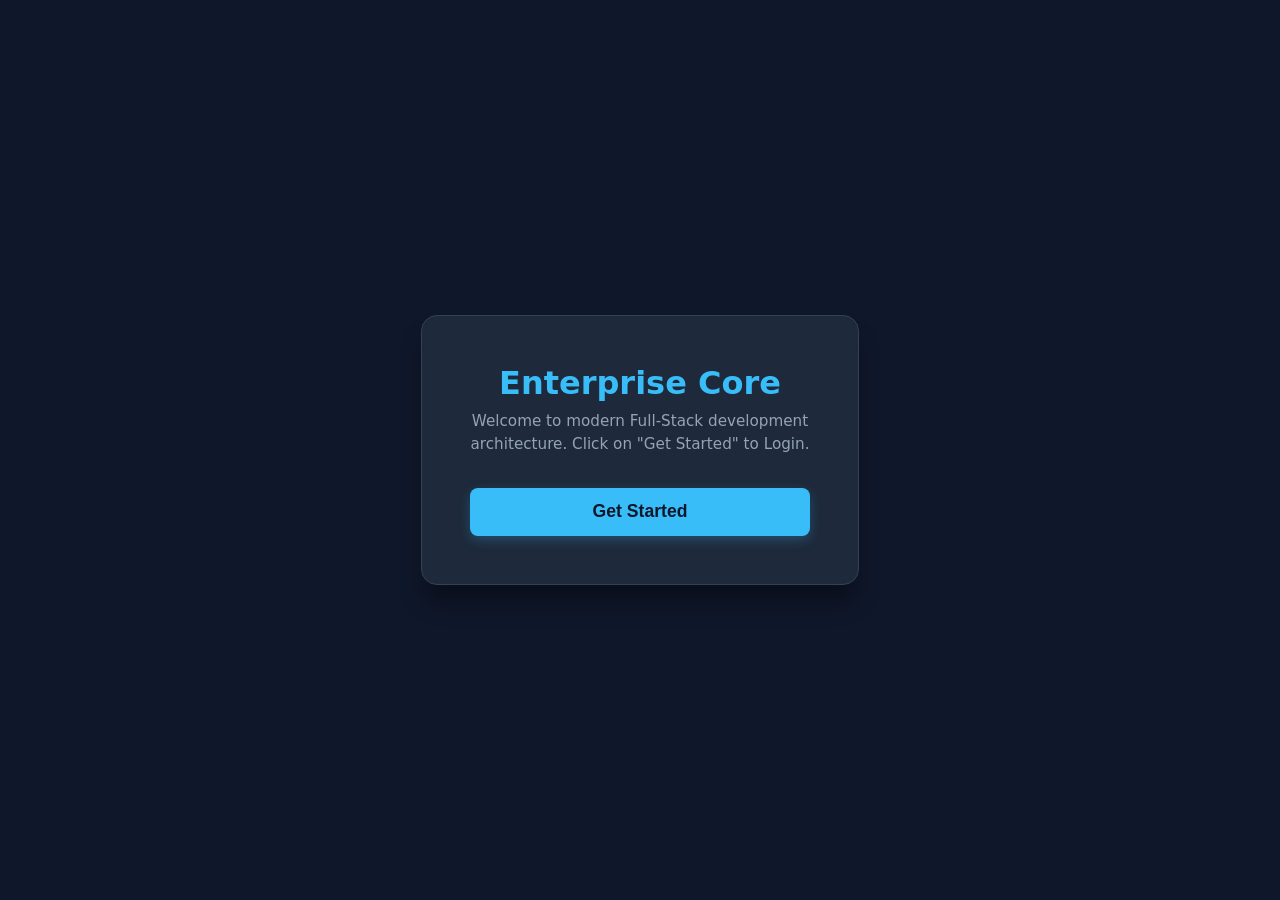
<file: index.html>
<!doctype html>
<html lang="en">
  <head>
    <meta charset="UTF-8" />
    <meta name="viewport" content="width=device-width, initial-scale=1.0" />
    <title>Gopi Krishna S</title>
    <link
      rel="icon"
      type="image/svg+xml"
      href="data:image/svg+xml,<svg xmlns=%22http://www.w3.org/2000/svg%22 viewBox=%220 0 100 100%22><text y=%22.9em%22 font-size=%2290%22>💻</text></svg>"
    />
    <link rel="stylesheet" href="style.css" />
  </head>
  <body>
    <div id="app-root"></div>
    <script src="script.js"></script>
  </body>
</html>
</file>
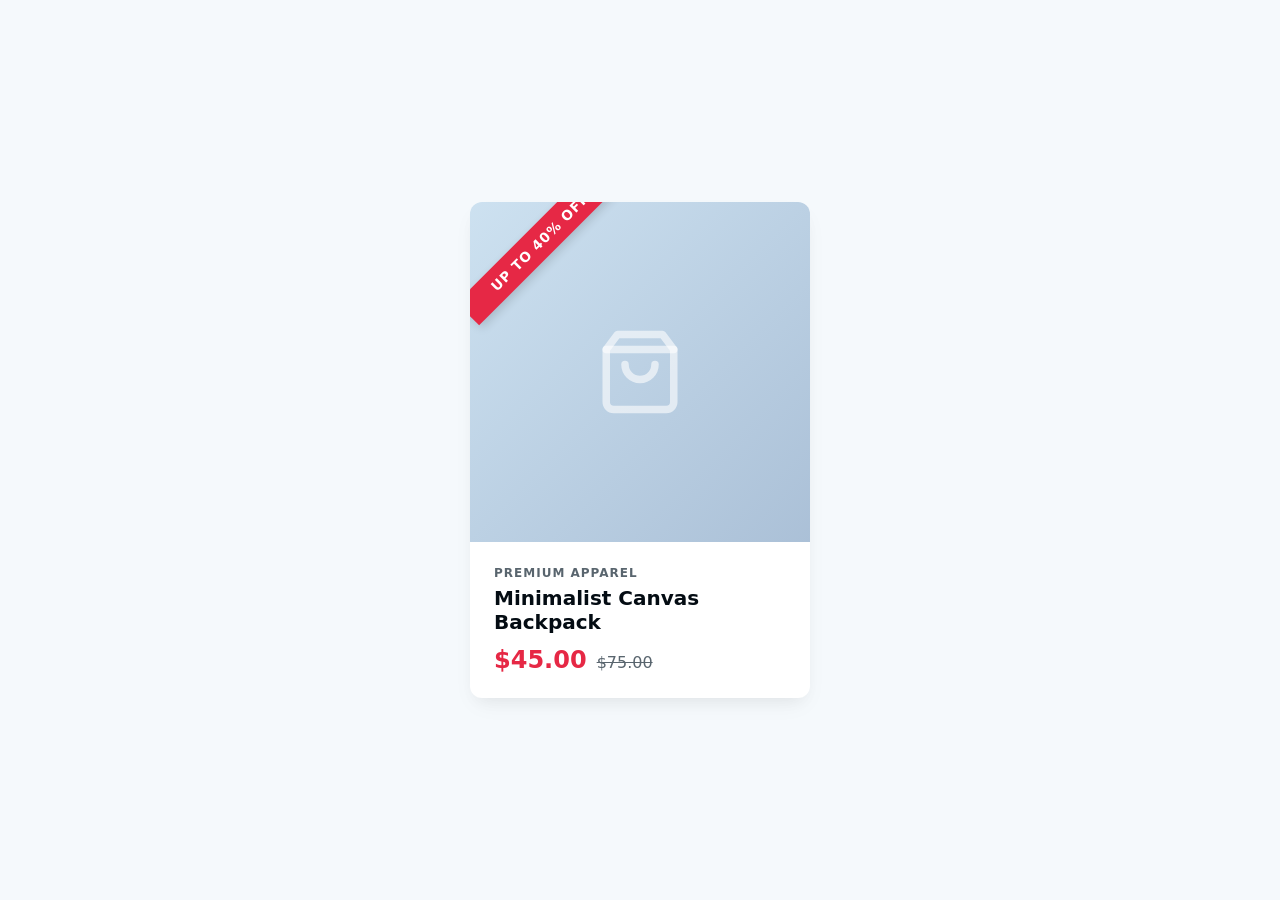
<file: Class/sale.html>
<!doctype html>
<html lang="en">
  <head>
    <meta charset="UTF-8" />
    <meta name="viewport" content="width=device-width, initial-scale=1.0" />
    <title>Simple Sale Card Component</title>
    <style>
      
      :root {
        --bg-canvas: oklch(0.98 0.005 240);
        --card-surface: #ffffff;
        --text-primary: oklch(0.15 0.02 240);
        --text-secondary: oklch(0.5 0.02 240);
        --accent-sale: oklch(0.6 0.22 20); 
        --radius-md: 12px;
      }

      body {
        font-family:
          system-ui,
          -apple-system,
          BlinkMacSystemFont,
          "Segoe UI",
          Roboto,
          sans-serif;
        background-color: var(--bg-canvas);
        color: var(--text-primary);
        display: flex;
        justify-content: center;
        align-items: center;
        min-height: 100vh;
        margin: 0;
      }

     
      .sale-card {
        background-color: var(--card-surface);
        width: 340px;
        border-radius: var(--radius-md);
        box-shadow:
          0 10px 25px -5px rgba(0, 0, 0, 0.05),
          0 8px 16px -6px rgba(0, 0, 0, 0.05);
        overflow: hidden;
        transition: transform 0.2s ease;
      }

      .sale-card:hover {
        transform: translateY(-4px);
      }

      
      .image-container {
        position: relative; 
        width: 100%;
        height: 340px;
        background: linear-gradient(
          135deg,
          oklch(0.9 0.03 240),
          oklch(0.8 0.04 250)
        );
        display: flex;
        justify-content: center;
        align-items: center;
      }

      
      .product-placeholder-graphic {
        width: 90px;
        height: 90px;
        fill: none;
        stroke: rgba(255, 255, 255, 0.6);
        stroke-width: 2;
        stroke-linecap: round;
        stroke-linejoin: round;
      }

      
      .watermark-discount-badge {
        position: absolute;
        top: 24px;
        left: -32px;
        background-color: var(--accent-sale);
        color: #ffffff;
        font-size: 0.85rem;
        font-weight: 800;
        text-transform: uppercase;
        letter-spacing: 1px;
        padding: 8px 36px;
        transform: rotate(
          -45deg
        ); 
        box-shadow: 0 4px 10px rgba(0, 0, 0, 0.15);
        user-select: none;
        pointer-events: none; 
      }

      
      .card-details {
        padding: 24px;
      }

      .category-tag {
        font-size: 0.75rem;
        text-transform: uppercase;
        letter-spacing: 1px;
        font-weight: 700;
        color: var(--text-secondary);
        margin: 0 0 6px 0;
      }

      .product-title {
        font-size: 1.25rem;
        font-weight: 700;
        margin: 0 0 12px 0;
      }

      
      .price-group {
        display: flex;
        align-items: baseline;
        gap: 10px;
      }

      .sale-price {
        font-size: 1.5rem;
        font-weight: 800;
        color: var(--accent-sale);
      }

      .original-price {
        font-size: 1rem;
        color: var(--text-secondary);
        text-decoration: line-through; 
      }
    </style>
  </head>
  <body>
    <article class="sale-card">
      <div class="image-container">
        <div class="watermark-discount-badge">Up To 40% Off</div>

        <svg class="product-placeholder-graphic" viewBox="0 0 24 24">
          <path d="M6 2L3 6v14a2 2 0 0 0 2 2h14a2 2 0 0 0 2-2V6l-3-4z"></path>
          <line x1="3" y1="6" x2="21" y2="6"></line>
          <path d="M16 10a4 4 0 0 1-8 0"></path>
        </svg>
      </div>

      <div class="card-details">
        <p class="category-tag">Premium Apparel</p>
        <h2 class="product-title">Minimalist Canvas Backpack</h2>

        <div class="price-group">
          <span class="sale-price">$45.00</span>
          <span class="original-price">$75.00</span>
        </div>
      </div>
    </article>
  </body>
</html>
</file>
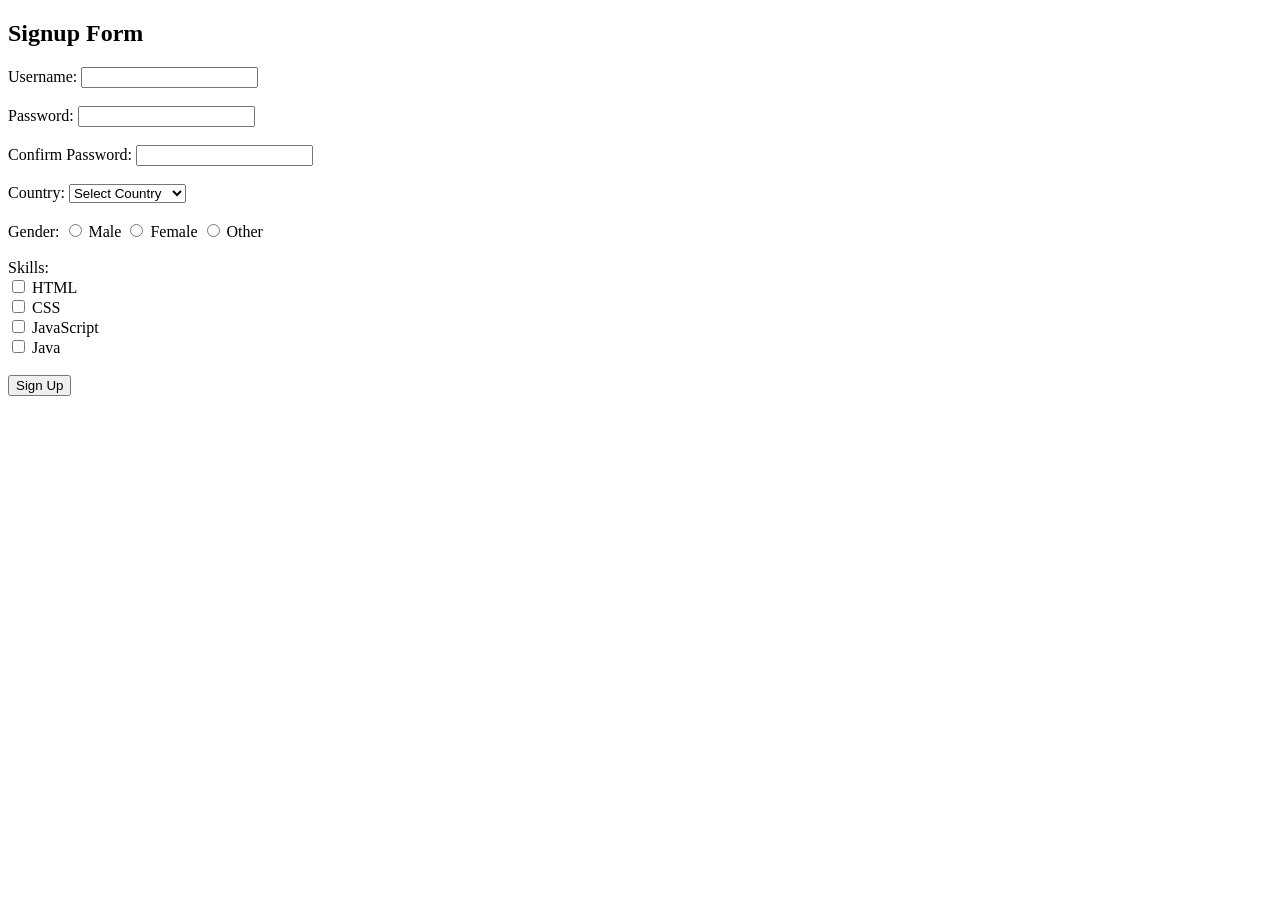
<file: Class/userform.html>
<!doctype html>
<html lang="en">
  <head>
    <meta charset="UTF-8" />
    <meta name="viewport" content="width=device-width, initial-scale=1.0" />
    <title>Signup Form</title>
  </head>
  <body>
    <h2>Signup Form</h2>

    <form>
      <label for="username">Username:</label>
      <input type="text" id="username" name="username" required />
      <br /><br />

      <label for="password">Password:</label>
      <input type="password" id="password" name="password" required />
      <br /><br />

      <label for="confirmPassword">Confirm Password:</label>
      <input
        type="password"
        id="confirmPassword"
        name="confirmPassword"
        required
      />
      <br /><br />

      <label for="country">Country:</label>
      <select id="country" name="country">
        <option value="">Select Country</option>
        <option value="india">India</option>
        <option value="usa">USA</option>
        <option value="uk">United Kingdom</option>
        <option value="canada">Canada</option>
      </select>
      <br /><br />

      <label>Gender:</label>
      <input type="radio" id="male" name="gender" value="Male" />
      <label for="male">Male</label>

      <input type="radio" id="female" name="gender" value="Female" />
      <label for="female">Female</label>

      <input type="radio" id="other" name="gender" value="Other" />
      <label for="other">Other</label>
      <br /><br />

      <label>Skills:</label><br />

      <input type="checkbox" id="html" name="skills" value="HTML" />
      <label for="html">HTML</label><br />

      <input type="checkbox" id="css" name="skills" value="CSS" />
      <label for="css">CSS</label><br />

      <input type="checkbox" id="javascript" name="skills" value="JavaScript" />
      <label for="javascript">JavaScript</label><br />

      <input type="checkbox" id="java" name="skills" value="Java" />
      <label for="java">Java</label>
      <br /><br />

      <button type="submit">Sign Up</button>
    </form>
  </body>
</html>
</file>
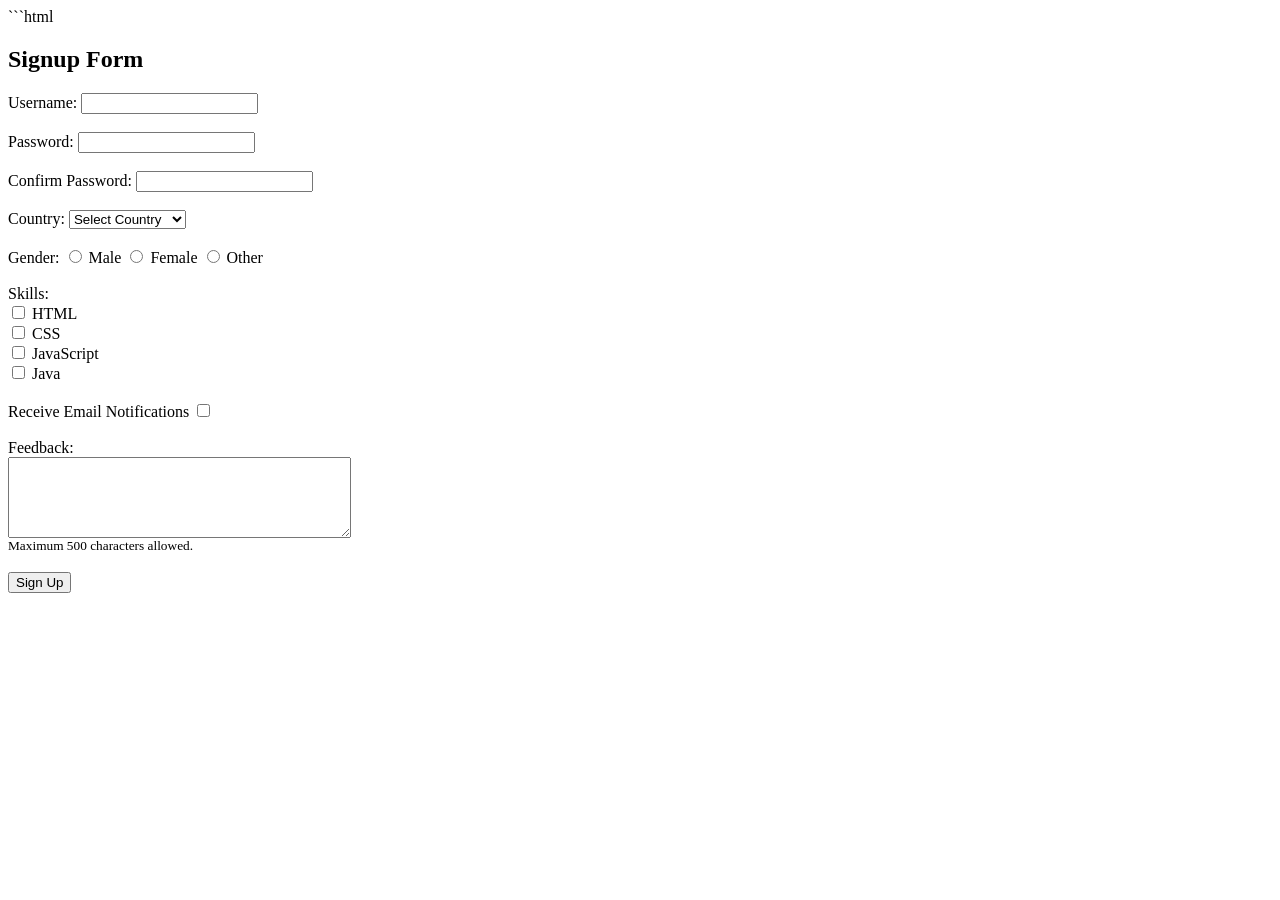
<file: Class/userformt.html>
```html
<!doctype html>
<html lang="en">
  <head>
    <meta charset="UTF-8" />
    <meta name="viewport" content="width=device-width, initial-scale=1.0" />
    <title>Signup Form</title>
  </head>
  <body>
    <h2>Signup Form</h2>

    <form>
      <label for="username">Username:</label>
      <input type="text" id="username" name="username" required />
      <br /><br />

      <label for="password">Password:</label>
      <input type="password" id="password" name="password" required />
      <br /><br />

      <label for="confirmPassword">Confirm Password:</label>
      <input
        type="password"
        id="confirmPassword"
        name="confirmPassword"
        required
      />
      <br /><br />

      <label for="country">Country:</label>
      <select id="country" name="country" required>
        <option value="">Select Country</option>
        <option value="india">India</option>
        <option value="usa">USA</option>
        <option value="uk">United Kingdom</option>
        <option value="canada">Canada</option>
      </select>
      <br /><br />

      <label>Gender:</label>

      <input type="radio" id="male" name="gender" value="Male" required />
      <label for="male">Male</label>

      <input type="radio" id="female" name="gender" value="Female" />
      <label for="female">Female</label>

      <input type="radio" id="other" name="gender" value="Other" />
      <label for="other">Other</label>
      <br /><br />

      <label>Skills:</label><br />

      <input type="checkbox" id="html" name="skills" value="HTML" />
      <label for="html">HTML</label><br />

      <input type="checkbox" id="css" name="skills" value="CSS" />
      <label for="css">CSS</label><br />

      <input type="checkbox" id="javascript" name="skills" value="JavaScript" />
      <label for="javascript">JavaScript</label><br />

      <input type="checkbox" id="java" name="skills" value="Java" />
      <label for="java">Java</label>
      <br /><br />

      <label for="notifications"> Receive Email Notifications </label>
      <input type="checkbox" id="notifications" name="notifications" />
      <br /><br />

      <label for="feedback">Feedback:</label><br />
      <textarea
        id="feedback"
        name="feedback"
        rows="5"
        cols="40"
        maxlength="500"
        placeholder="Enter your feedback here (Maximum 500 characters)"
      >
      </textarea>
      <br />
      <small>Maximum 500 characters allowed.</small>
      <br /><br />

      <button type="submit">Sign Up</button>
    </form>
  </body>
</html>
</file>
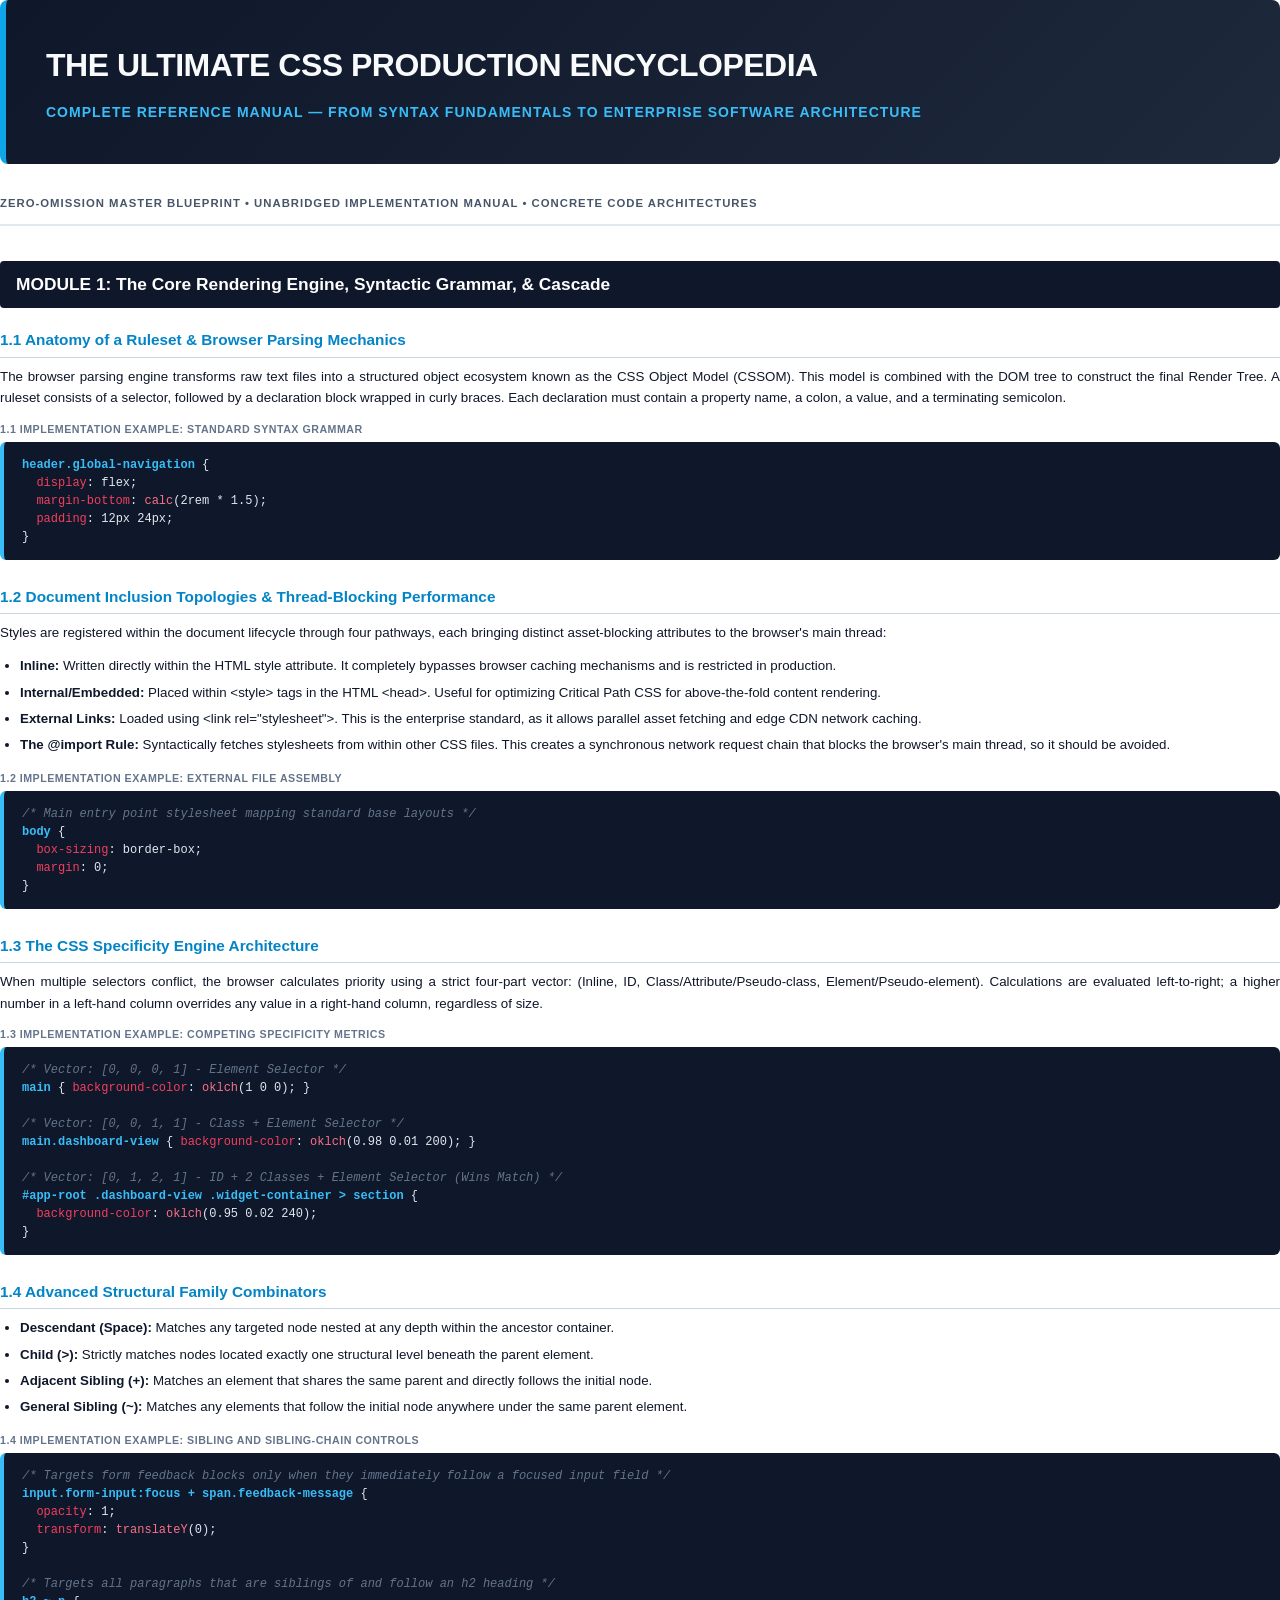
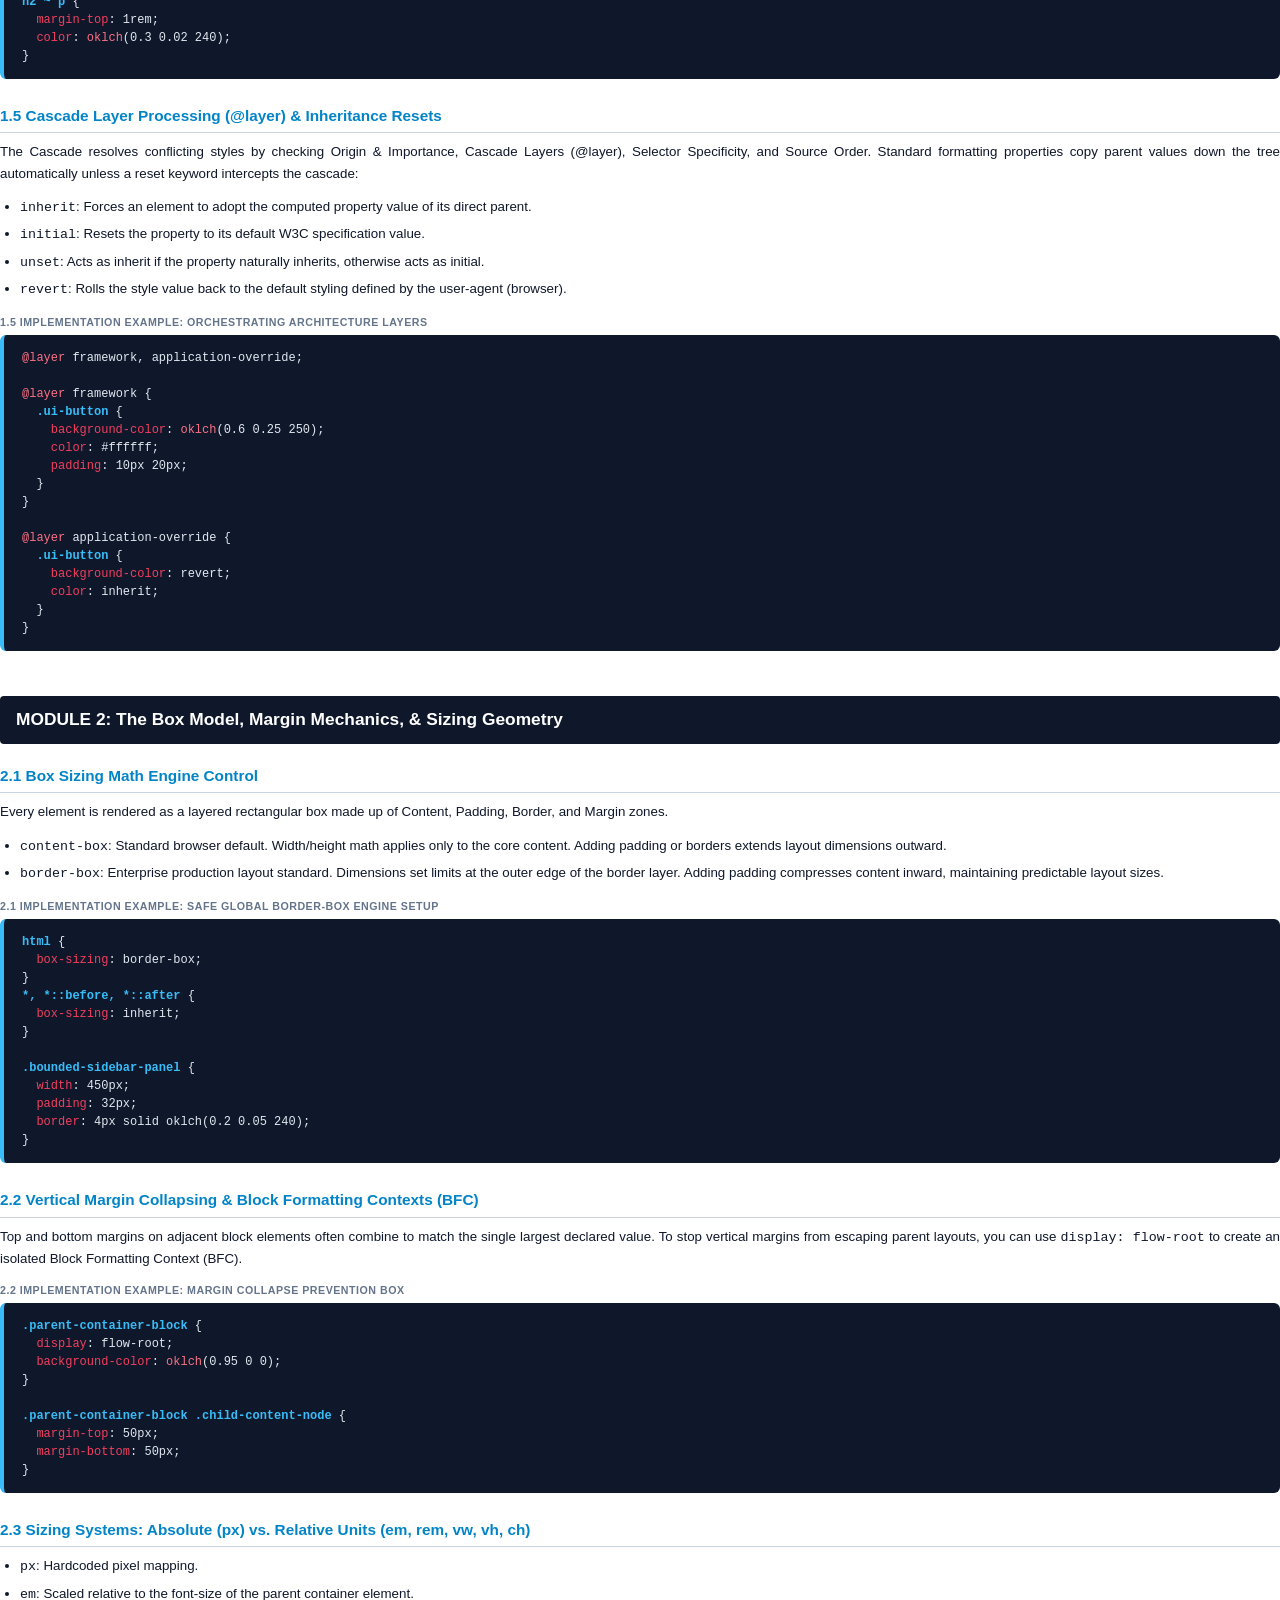
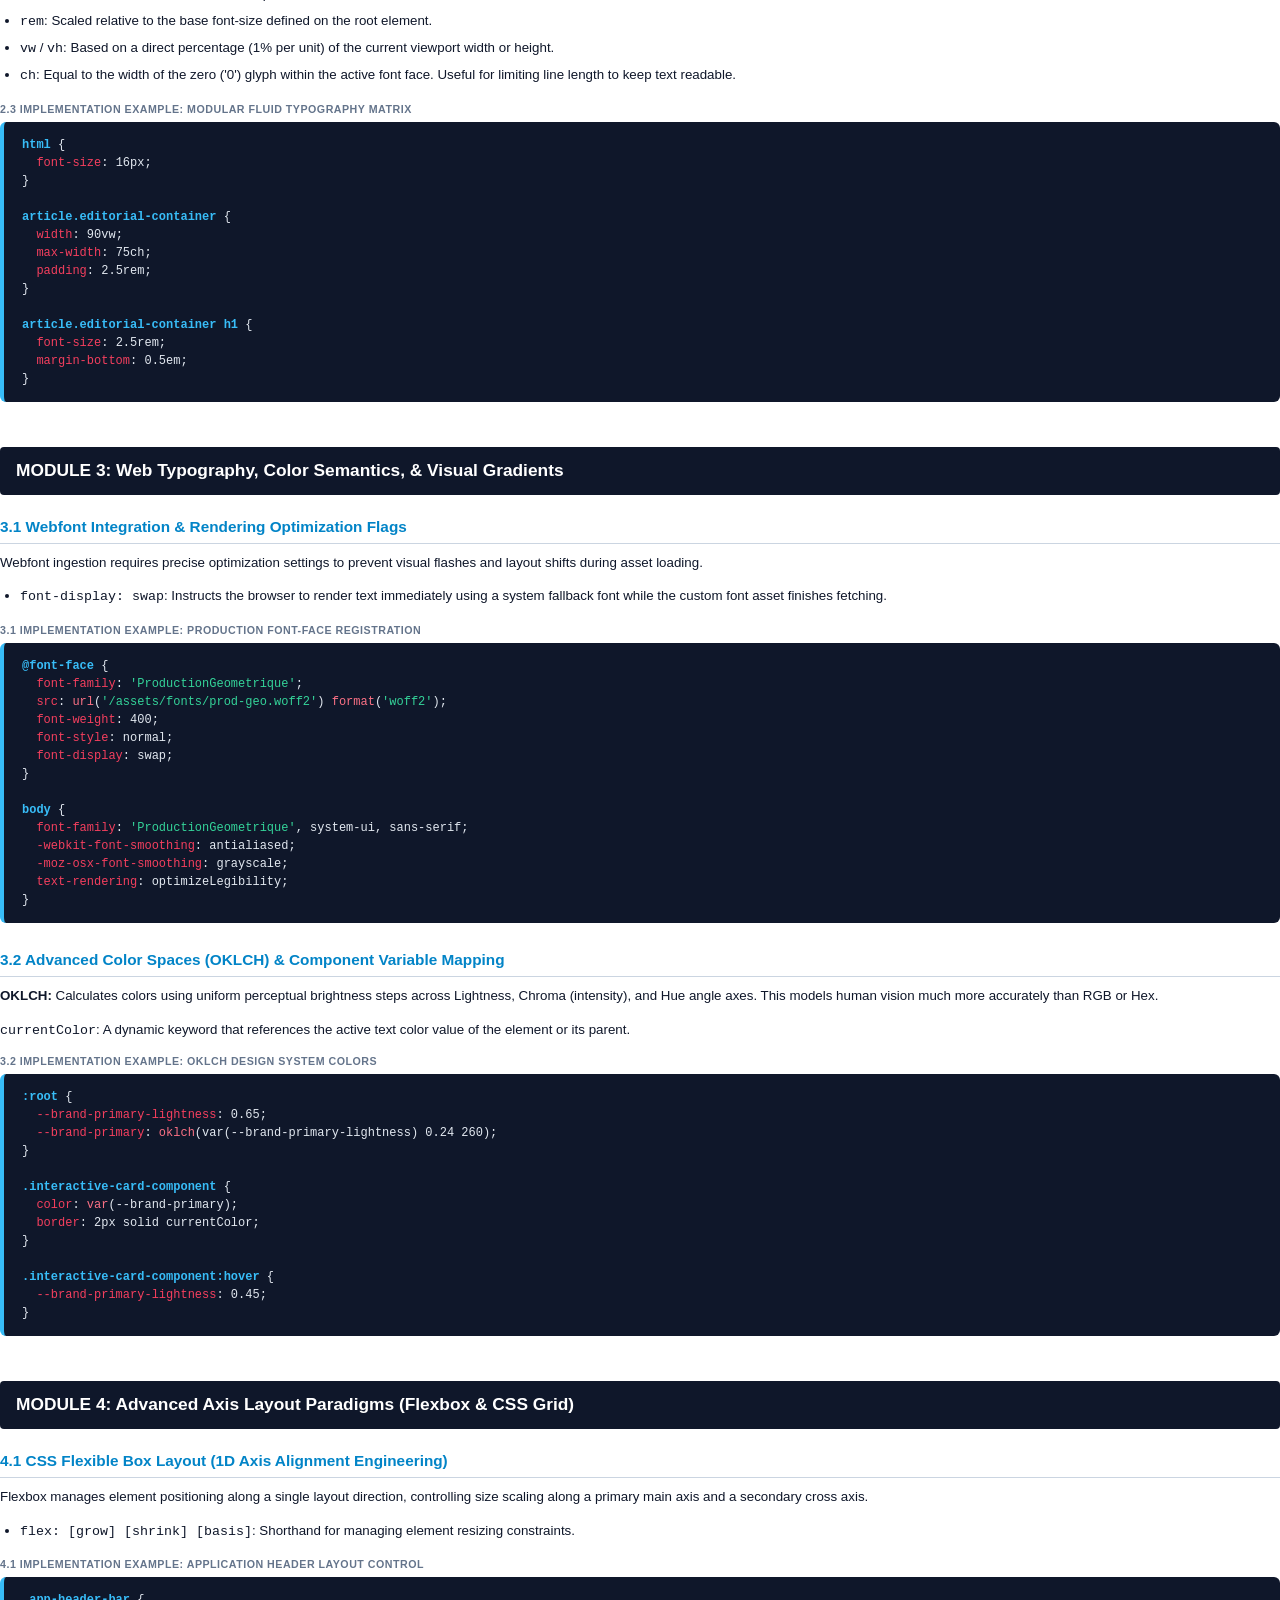
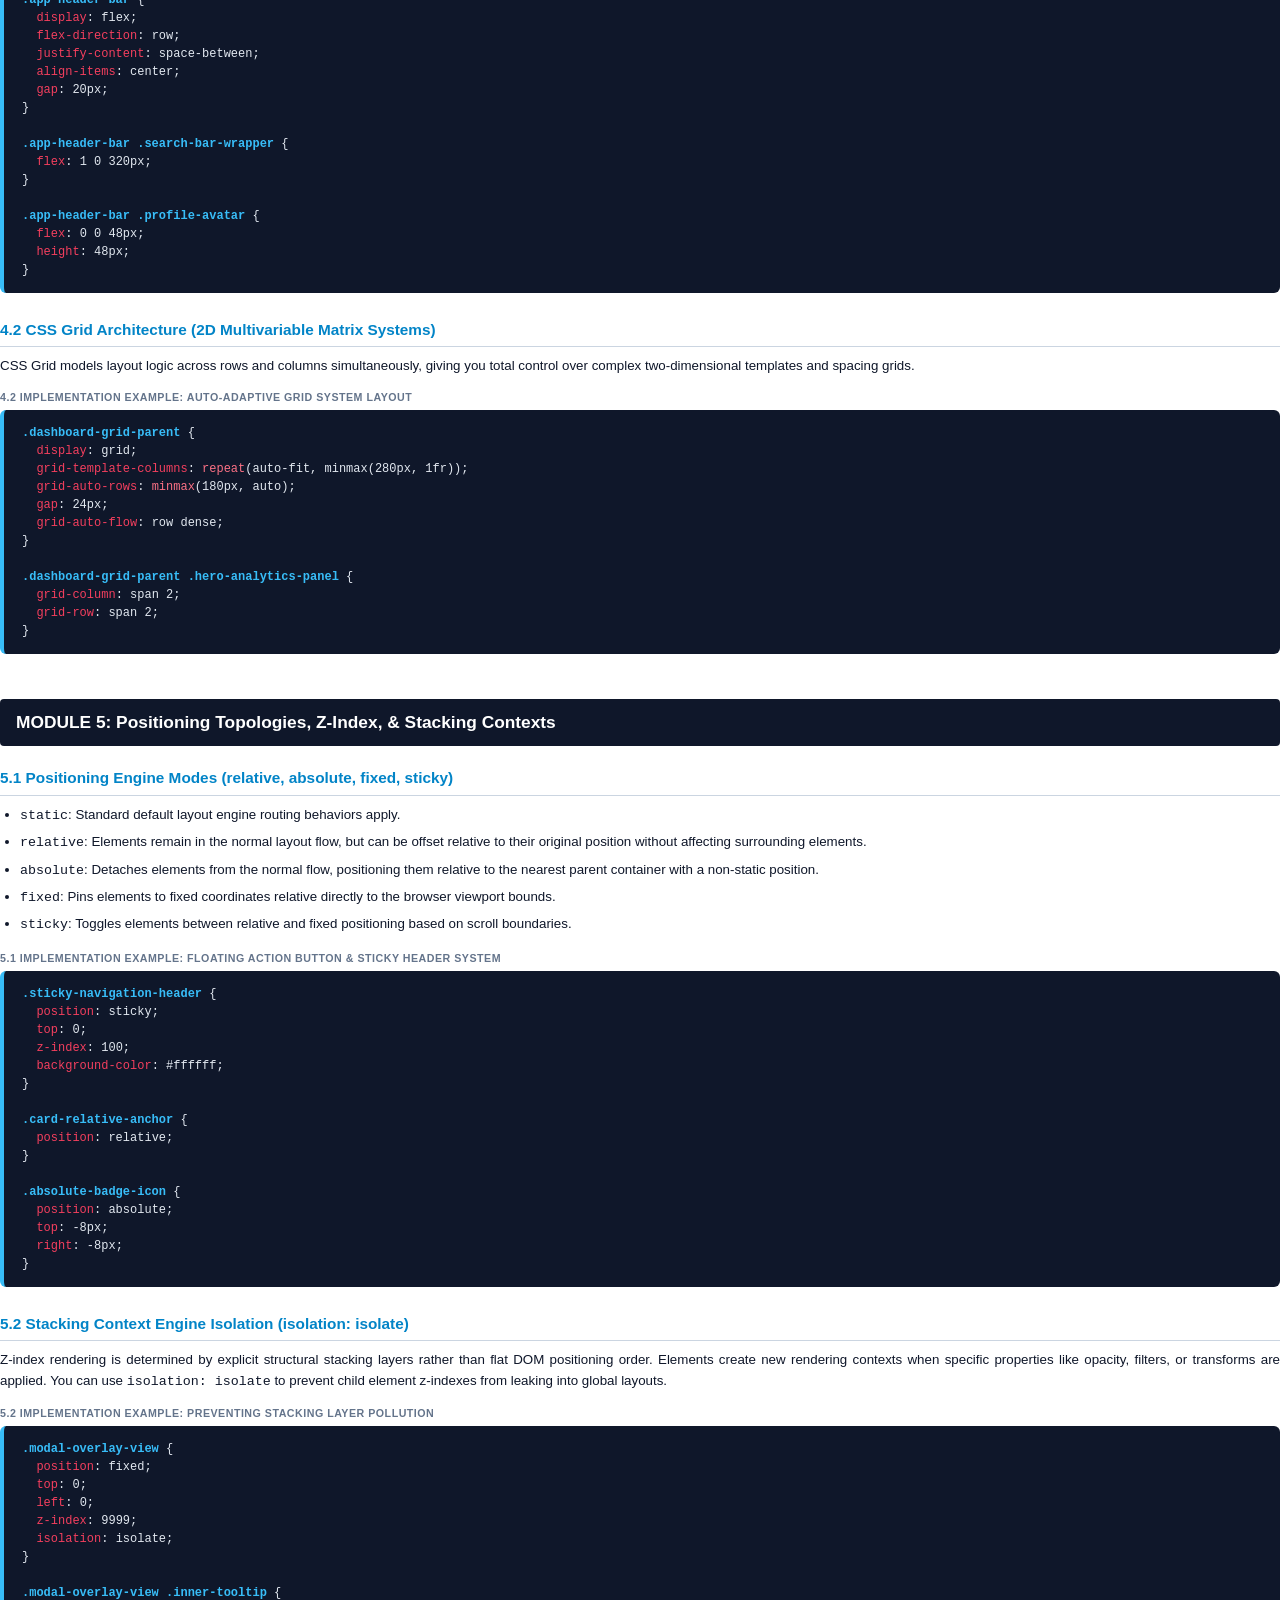
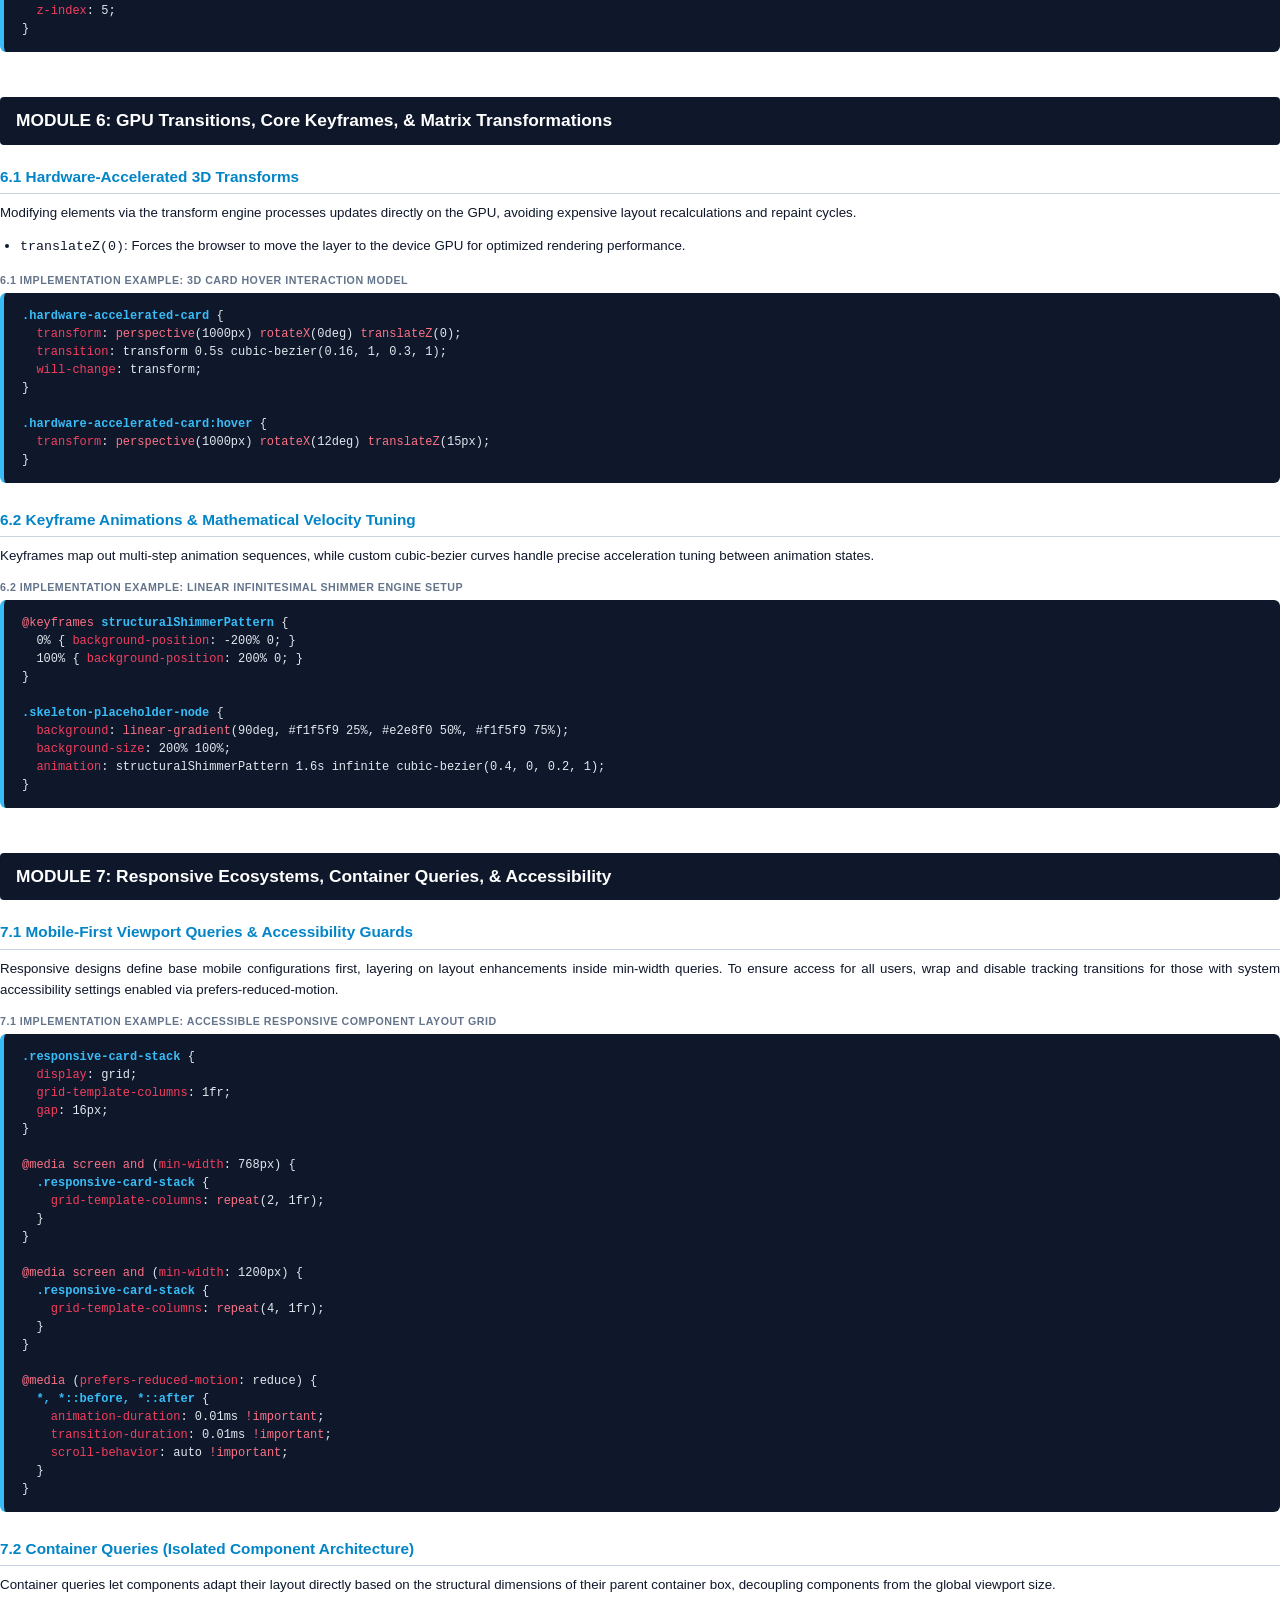
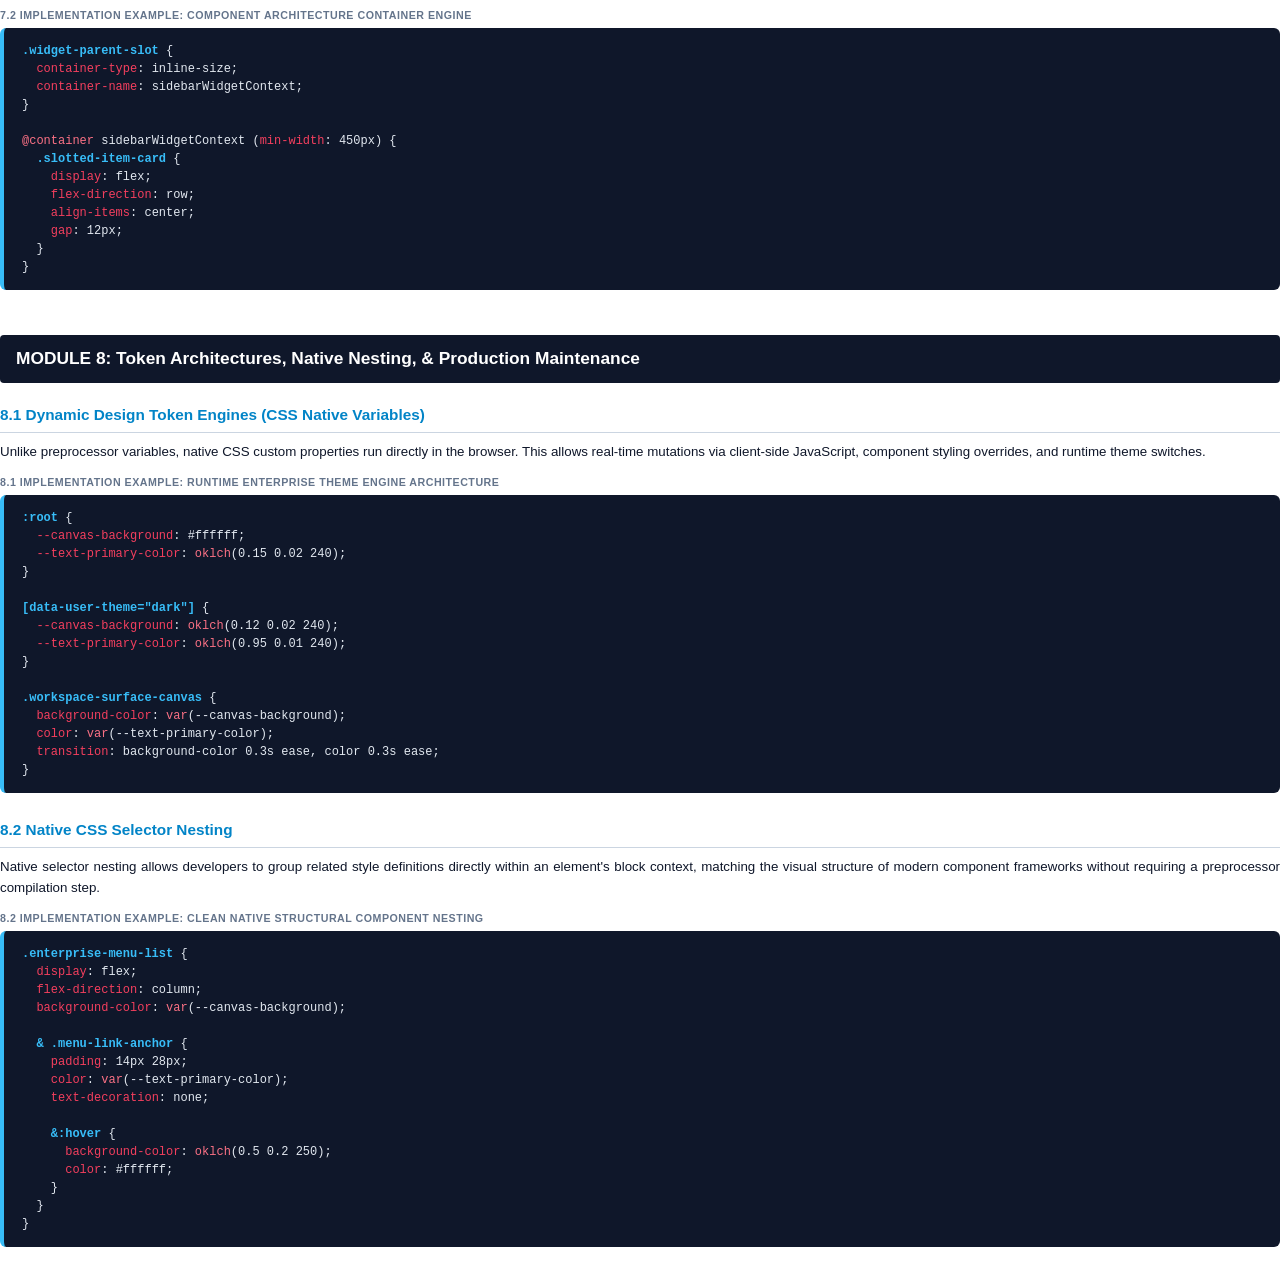
<file: My_docs/css_complete_encyclopedia.html>
<!DOCTYPE html>
<html lang="en">
<head>
    <meta charset="UTF-8">
    <title>The Ultimate CSS Production Encyclopedia</title>
    <style>
        @page {
            size: A4;
            margin: 20mm 15mm;
            @bottom-right {
                content: "Page " counter(page);
                font-family: 'Helvetica Neue', Helvetica, Arial, sans-serif;
                font-size: 8.5pt;
                color: #64748b;
            }
            @bottom-left {
                content: "CSS Production Masterclass Encyclopedia • Comprehensive Reference Manual";
                font-family: 'Helvetica Neue', Helvetica, Arial, sans-serif;
                font-size: 8.5pt;
                color: #64748b;
            }
        }
        
        body {
            font-family: -apple-system, BlinkMacSystemFont, "Segoe UI", Roboto, Helvetica, Arial, sans-serif;
            color: #0f172a;
            line-height: 1.6;
            font-size: 10pt;
            margin: 0;
            padding: 0;
        }

        *, *::before, *::after {
            box-sizing: border-box;
        }

        .cover-page {
            background: linear-gradient(135deg, #0f172a 0%, #1e293b 100%);
            color: #ffffff;
            padding: 40px;
            border-radius: 8px;
            margin-bottom: 30px;
            border-left: 6px solid #0ea5e9;
        }
        
        .cover-page h1 {
            margin: 0 0 10px 0;
            font-size: 24pt;
            font-weight: 800;
            letter-spacing: -0.5px;
            color: #f8fafc;
        }
        
        .cover-page p {
            margin: 0;
            font-size: 10.5pt;
            color: #38bdf8;
            font-weight: 600;
            text-transform: uppercase;
            letter-spacing: 1px;
        }

        .header-strip {
            font-size: 8.5pt;
            color: #475569;
            margin-bottom: 35px;
            padding-bottom: 12px;
            border-bottom: 2px solid #e2e8f0;
            font-weight: bold;
            text-transform: uppercase;
            letter-spacing: 1px;
        }

        .module-section {
            margin-bottom: 45px;
            page-break-inside: auto;
        }

        .module-title {
            background-color: #0f172a;
            color: #ffffff;
            padding: 10px 16px;
            font-size: 13pt;
            font-weight: 700;
            border-radius: 4px;
            margin-top: 35px;
            margin-bottom: 20px;
            page-break-after: avoid;
        }

        .topic-block {
            margin-bottom: 25px;
            page-break-inside: auto;
        }

        h3 {
            font-size: 11.5pt;
            color: #0284c7;
            margin-top: 18px;
            margin-bottom: 8px;
            font-weight: 700;
            page-break-after: avoid;
            border-bottom: 1px solid #cbd5e1;
            padding-bottom: 4px;
        }

        p {
            margin-top: 0;
            margin-bottom: 12px;
            text-align: justify;
        }

        ul {
            margin-top: 0;
            margin-bottom: 14px;
            padding-left: 20px;
        }

        li {
            margin-bottom: 5px;
        }

        .code-label {
            font-family: Arial, sans-serif;
            font-size: 8pt;
            font-weight: bold;
            color: #64748b;
            text-transform: uppercase;
            letter-spacing: 0.5px;
            margin-bottom: 4px;
            margin-top: 12px;
            display: block;
        }

        .code-box {
            background-color: #0f172a;
            border-radius: 6px;
            padding: 14px 18px;
            margin: 0 0 20px 0;
            font-family: 'Consolas', 'Courier New', monospace;
            font-size: 9pt;
            color: #e2e8f0;
            line-height: 1.5;
            page-break-inside: avoid;
            white-space: pre-wrap;
            word-wrap: break-word;
            border-left: 4px solid #38bdf8;
        }

        .comment { color: #64748b; font-style: italic; }
        .selector { color: #38bdf8; font-weight: bold; }
        .property { color: #f43f5e; }
        .value { color: #e2e8f0; }
        .string { color: #34d399; }
        .keyword { color: #fb7185; }
    </style>
</head>
<body>

    <div class="cover-page">
        <h1>THE ULTIMATE CSS PRODUCTION ENCYCLOPEDIA</h1>
        <p>Complete Reference Manual — From Syntax Fundamentals to Enterprise Software Architecture</p>
    </div>

    <div class="header-strip">
        Zero-Omission Master Blueprint &bull; Unabridged Implementation Manual &bull; Concrete Code Architectures
    </div>

    <!-- MODULE 1 -->
    <div class="module-section">
        <div class="module-title">MODULE 1: The Core Rendering Engine, Syntactic Grammar, &amp; Cascade</div>
        
        <div class="topic-block">
            <h3>1.1 Anatomy of a Ruleset &amp; Browser Parsing Mechanics</h3>
            <p>The browser parsing engine transforms raw text files into a structured object ecosystem known as the CSS Object Model (CSSOM). This model is combined with the DOM tree to construct the final Render Tree. A ruleset consists of a selector, followed by a declaration block wrapped in curly braces. Each declaration must contain a property name, a colon, a value, and a terminating semicolon.</p>
            <span class="code-label">1.1 Implementation Example: Standard Syntax Grammar</span>
            <div class="code-box"><span class="selector">header.global-navigation</span> {
  <span class="property">display</span>: <span class="value">flex</span>;
  <span class="property">margin-bottom</span>: <span class="keyword">calc</span>(<span class="value">2rem * 1.5</span>);
  <span class="property">padding</span>: <span class="value">12px 24px</span>;
}</div>
        </div>

        <div class="topic-block">
            <h3>1.2 Document Inclusion Topologies &amp; Thread-Blocking Performance</h3>
            <p>Styles are registered within the document lifecycle through four pathways, each bringing distinct asset-blocking attributes to the browser's main thread:</p>
            <ul>
                <li><strong>Inline:</strong> Written directly within the HTML style attribute. It completely bypasses browser caching mechanisms and is restricted in production.</li>
                <li><strong>Internal/Embedded:</strong> Placed within &lt;style&gt; tags in the HTML &lt;head&gt;. Useful for optimizing Critical Path CSS for above-the-fold content rendering.</li>
                <li><strong>External Links:</strong> Loaded using &lt;link rel="stylesheet"&gt;. This is the enterprise standard, as it allows parallel asset fetching and edge CDN network caching.</li>
                <li><strong>The @import Rule:</strong> Syntactically fetches stylesheets from within other CSS files. This creates a synchronous network request chain that blocks the browser's main thread, so it should be avoided.</li>
            </ul>
            <span class="code-label">1.2 Implementation Example: External File Assembly</span>
            <div class="code-box"><span class="comment">/* Main entry point stylesheet mapping standard base layouts */</span>
<span class="selector">body</span> {
  <span class="property">box-sizing</span>: <span class="value">border-box</span>;
  <span class="property">margin</span>: <span class="value">0</span>;
}</div>
        </div>

        <div class="topic-block">
            <h3>1.3 The CSS Specificity Engine Architecture</h3>
            <p>When multiple selectors conflict, the browser calculates priority using a strict four-part vector: (Inline, ID, Class/Attribute/Pseudo-class, Element/Pseudo-element). Calculations are evaluated left-to-right; a higher number in a left-hand column overrides any value in a right-hand column, regardless of size.</p>
            <span class="code-label">1.3 Implementation Example: Competing Specificity Metrics</span>
            <div class="code-box"><span class="comment">/* Vector: [0, 0, 0, 1] - Element Selector */</span>
<span class="selector">main</span> { <span class="property">background-color</span>: <span class="keyword">oklch</span>(<span class="value">1 0 0</span>); }

<span class="comment">/* Vector: [0, 0, 1, 1] - Class + Element Selector */</span>
<span class="selector">main.dashboard-view</span> { <span class="property">background-color</span>: <span class="keyword">oklch</span>(<span class="value">0.98 0.01 200</span>); }

<span class="comment">/* Vector: [0, 1, 2, 1] - ID + 2 Classes + Element Selector (Wins Match) */</span>
<span class="selector">#app-root .dashboard-view .widget-container &gt; section</span> { 
  <span class="property">background-color</span>: <span class="keyword">oklch</span>(<span class="value">0.95 0.02 240</span>); 
}</div>
        </div>

        <div class="topic-block">
            <h3>1.4 Advanced Structural Family Combinators</h3>
            <ul>
                <li><strong>Descendant (Space):</strong> Matches any targeted node nested at any depth within the ancestor container.</li>
                <li><strong>Child (&gt;):</strong> Strictly matches nodes located exactly one structural level beneath the parent element.</li>
                <li><strong>Adjacent Sibling (+):</strong> Matches an element that shares the same parent and directly follows the initial node.</li>
                <li><strong>General Sibling (~):</strong> Matches any elements that follow the initial node anywhere under the same parent element.</li>
            </ul>
            <span class="code-label">1.4 Implementation Example: Sibling and Sibling-Chain Controls</span>
            <div class="code-box"><span class="comment">/* Targets form feedback blocks only when they immediately follow a focused input field */</span>
<span class="selector">input.form-input:focus + span.feedback-message</span> {
  <span class="property">opacity</span>: <span class="value">1</span>;
  <span class="property">transform</span>: <span class="keyword">translateY</span>(<span class="value">0</span>);
}

<span class="comment">/* Targets all paragraphs that are siblings of and follow an h2 heading */</span>
<span class="selector">h2 ~ p</span> {
  <span class="property">margin-top</span>: <span class="value">1rem</span>;
  <span class="property">color</span>: <span class="keyword">oklch</span>(<span class="value">0.3 0.02 240</span>);
}</div>
        </div>

        <div class="topic-block">
            <h3>1.5 Cascade Layer Processing (@layer) &amp; Inheritance Resets</h3>
            <p>The Cascade resolves conflicting styles by checking Origin &amp; Importance, Cascade Layers (@layer), Selector Specificity, and Source Order. Standard formatting properties copy parent values down the tree automatically unless a reset keyword intercepts the cascade:</p>
            <ul>
                <li><code>inherit</code>: Forces an element to adopt the computed property value of its direct parent.</li>
                <li><code>initial</code>: Resets the property to its default W3C specification value.</li>
                <li><code>unset</code>: Acts as inherit if the property naturally inherits, otherwise acts as initial.</li>
                <li><code>revert</code>: Rolls the style value back to the default styling defined by the user-agent (browser).</li>
            </ul>
            <span class="code-label">1.5 Implementation Example: Orchestrating Architecture Layers</span>
            <div class="code-box"><span class="keyword">@layer</span> framework, application-override;

<span class="keyword">@layer</span> framework {
  <span class="selector">.ui-button</span> {
    <span class="property">background-color</span>: <span class="keyword">oklch</span>(<span class="value">0.6 0.25 250</span>);
    <span class="property">color</span>: <span class="value">#ffffff</span>;
    <span class="property">padding</span>: <span class="value">10px 20px</span>;
  }
}

<span class="keyword">@layer</span> application-override {
  <span class="selector">.ui-button</span> {
    <span class="property">background-color</span>: <span class="value">revert</span>;
    <span class="property">color</span>: <span class="value">inherit</span>;
  }
}</div>
        </div>
    </div>

    <!-- MODULE 2 -->
    <div class="module-section">
        <div class="module-title">MODULE 2: The Box Model, Margin Mechanics, &amp; Sizing Geometry</div>
        
        <div class="topic-block">
            <h3>2.1 Box Sizing Math Engine Control</h3>
            <p>Every element is rendered as a layered rectangular box made up of Content, Padding, Border, and Margin zones.</p>
            <ul>
                <li><code>content-box</code>: Standard browser default. Width/height math applies only to the core content. Adding padding or borders extends layout dimensions outward.</li>
                <li><code>border-box</code>: Enterprise production layout standard. Dimensions set limits at the outer edge of the border layer. Adding padding compresses content inward, maintaining predictable layout sizes.</li>
            </ul>
            <span class="code-label">2.1 Implementation Example: Safe Global Border-Box Engine Setup</span>
            <div class="code-box"><span class="selector">html</span> {
  <span class="property">box-sizing</span>: <span class="value">border-box</span>;
}
<span class="selector">*, *::before, *::after</span> {
  <span class="property">box-sizing</span>: <span class="value">inherit</span>;
}

<span class="selector">.bounded-sidebar-panel</span> {
  <span class="property">width</span>: <span class="value">450px</span>;
  <span class="property">padding</span>: <span class="value">32px</span>;
  <span class="property">border</span>: <span class="value">4px solid oklch(0.2 0.05 240)</span>;
}</div>
        </div>

        <div class="topic-block">
            <h3>2.2 Vertical Margin Collapsing &amp; Block Formatting Contexts (BFC)</h3>
            <p>Top and bottom margins on adjacent block elements often combine to match the single largest declared value. To stop vertical margins from escaping parent layouts, you can use <code>display: flow-root</code> to create an isolated Block Formatting Context (BFC).</p>
            <span class="code-label">2.2 Implementation Example: Margin Collapse Prevention Box</span>
            <div class="code-box"><span class="selector">.parent-container-block</span> {
  <span class="property">display</span>: <span class="value">flow-root</span>;
  <span class="property">background-color</span>: <span class="keyword">oklch</span>(<span class="value">0.95 0 0</span>);
}

<span class="selector">.parent-container-block .child-content-node</span> {
  <span class="property">margin-top</span>: <span class="value">50px</span>;
  <span class="property">margin-bottom</span>: <span class="value">50px</span>;
}</div>
        </div>

        <div class="topic-block">
            <h3>2.3 Sizing Systems: Absolute (px) vs. Relative Units (em, rem, vw, vh, ch)</h3>
            <ul>
                <li><code>px</code>: Hardcoded pixel mapping.</li>
                <li><code>em</code>: Scaled relative to the font-size of the parent container element.</li>
                <li><code>rem</code>: Scaled relative to the base font-size defined on the root element.</li>
                <li><code>vw</code> / <code>vh</code>: Based on a direct percentage (1% per unit) of the current viewport width or height.</li>
                <li><code>ch</code>: Equal to the width of the zero ('0') glyph within the active font face. Useful for limiting line length to keep text readable.</li>
            </ul>
            <span class="code-label">2.3 Implementation Example: Modular Fluid Typography Matrix</span>
            <div class="code-box"><span class="selector">html</span> {
  <span class="property">font-size</span>: <span class="value">16px</span>;
}

<span class="selector">article.editorial-container</span> {
  <span class="property">width</span>: <span class="value">90vw</span>;
  <span class="property">max-width</span>: <span class="value">75ch</span>;
  <span class="property">padding</span>: <span class="value">2.5rem</span>;
}

<span class="selector">article.editorial-container h1</span> {
  <span class="property">font-size</span>: <span class="value">2.5rem</span>;
  <span class="property">margin-bottom</span>: <span class="value">0.5em</span>;
}</div>
        </div>
    </div>

    <!-- MODULE 3 -->
    <div class="module-section">
        <div class="module-title">MODULE 3: Web Typography, Color Semantics, &amp; Visual Gradients</div>
        
        <div class="topic-block">
            <h3>3.1 Webfont Integration &amp; Rendering Optimization Flags</h3>
            <p>Webfont ingestion requires precise optimization settings to prevent visual flashes and layout shifts during asset loading.</p>
            <ul>
                <li><code>font-display: swap</code>: Instructs the browser to render text immediately using a system fallback font while the custom font asset finishes fetching.</li>
            </ul>
            <span class="code-label">3.1 Implementation Example: Production Font-Face Registration</span>
            <div class="code-box"><span class="selector">@font-face</span> {
  <span class="property">font-family</span>: <span class="string">'ProductionGeometrique'</span>;
  <span class="property">src</span>: <span class="keyword">url</span>(<span class="string">'/assets/fonts/prod-geo.woff2'</span>) <span class="keyword">format</span>(<span class="string">'woff2'</span>);
  <span class="property">font-weight</span>: <span class="value">400</span>;
  <span class="property">font-style</span>: <span class="value">normal</span>;
  <span class="property">font-display</span>: <span class="value">swap</span>;
}

<span class="selector">body</span> {
  <span class="property">font-family</span>: <span class="string">'ProductionGeometrique'</span>, <span class="value">system-ui</span>, <span class="value">sans-serif</span>;
  <span class="property">-webkit-font-smoothing</span>: <span class="value">antialiased</span>;
  <span class="property">-moz-osx-font-smoothing</span>: <span class="value">grayscale</span>;
  <span class="property">text-rendering</span>: <span class="value">optimizeLegibility</span>;
}</div>
        </div>

        <div class="topic-block">
            <h3>3.2 Advanced Color Spaces (OKLCH) &amp; Component Variable Mapping</h3>
            <p><strong>OKLCH:</strong> Calculates colors using uniform perceptual brightness steps across Lightness, Chroma (intensity), and Hue angle axes. This models human vision much more accurately than RGB or Hex.</p>
            <p><code>currentColor</code>: A dynamic keyword that references the active text color value of the element or its parent.</p>
            <span class="code-label">3.2 Implementation Example: OKLCH Design System Colors</span>
            <div class="code-box"><span class="selector">:root</span> {
  <span class="property">--brand-primary-lightness</span>: <span class="value">0.65</span>;
  <span class="property">--brand-primary</span>: <span class="keyword">oklch</span>(<span class="value">var(--brand-primary-lightness) 0.24 260</span>);
}

<span class="selector">.interactive-card-component</span> {
  <span class="property">color</span>: <span class="keyword">var</span>(<span class="value">--brand-primary</span>);
  <span class="property">border</span>: <span class="value">2px solid currentColor</span>;
}

<span class="selector">.interactive-card-component:hover</span> {
  <span class="property">--brand-primary-lightness</span>: <span class="value">0.45</span>;
}</div>
        </div>
    </div>

    <!-- MODULE 4 -->
    <div class="module-section">
        <div class="module-title">MODULE 4: Advanced Axis Layout Paradigms (Flexbox &amp; CSS Grid)</div>
        
        <div class="topic-block">
            <h3>4.1 CSS Flexible Box Layout (1D Axis Alignment Engineering)</h3>
            <p>Flexbox manages element positioning along a single layout direction, controlling size scaling along a primary main axis and a secondary cross axis.</p>
            <ul>
                <li><code>flex: [grow] [shrink] [basis]</code>: Shorthand for managing element resizing constraints.</li>
            </ul>
            <span class="code-label">4.1 Implementation Example: Application Header Layout Control</span>
            <div class="code-box"><span class="selector">.app-header-bar</span> {
  <span class="property">display</span>: <span class="value">flex</span>;
  <span class="property">flex-direction</span>: <span class="value">row</span>;
  <span class="property">justify-content</span>: <span class="value">space-between</span>;
  <span class="property">align-items</span>: <span class="value">center</span>;
  <span class="property">gap</span>: <span class="value">20px</span>;
}

<span class="selector">.app-header-bar .search-bar-wrapper</span> {
  <span class="property">flex</span>: <span class="value">1 0 320px</span>;
}

<span class="selector">.app-header-bar .profile-avatar</span> {
  <span class="property">flex</span>: <span class="value">0 0 48px;</span>
  <span class="property">height</span>: <span class="value">48px;</span>
}</div>
        </div>

        <div class="topic-block">
            <h3>4.2 CSS Grid Architecture (2D Multivariable Matrix Systems)</h3>
            <p>CSS Grid models layout logic across rows and columns simultaneously, giving you total control over complex two-dimensional templates and spacing grids.</p>
            <span class="code-label">4.2 Implementation Example: Auto-Adaptive Grid System Layout</span>
            <div class="code-box"><span class="selector">.dashboard-grid-parent</span> {
  <span class="property">display</span>: <span class="value">grid</span>;
  <span class="property">grid-template-columns</span>: <span class="keyword">repeat</span>(<span class="value">auto-fit, minmax(280px, 1fr)</span>);
  <span class="property">grid-auto-rows</span>: <span class="keyword">minmax</span>(<span class="value">180px, auto</span>);
  <span class="property">gap</span>: <span class="value">24px</span>;
  <span class="property">grid-auto-flow</span>: <span class="value">row dense</span>;
}

<span class="selector">.dashboard-grid-parent .hero-analytics-panel</span> {
  <span class="property">grid-column</span>: <span class="value">span 2</span>;
  <span class="property">grid-row</span>: <span class="value">span 2</span>;
}</div>
        </div>
    </div>

    <!-- MODULE 5 -->
    <div class="module-section">
        <div class="module-title">MODULE 5: Positioning Topologies, Z-Index, &amp; Stacking Contexts</div>
        
        <div class="topic-block">
            <h3>5.1 Positioning Engine Modes (relative, absolute, fixed, sticky)</h3>
            <ul>
                <li><code>static</code>: Standard default layout engine routing behaviors apply.</li>
                <li><code>relative</code>: Elements remain in the normal layout flow, but can be offset relative to their original position without affecting surrounding elements.</li>
                <li><code>absolute</code>: Detaches elements from the normal flow, positioning them relative to the nearest parent container with a non-static position.</li>
                <li><code>fixed</code>: Pins elements to fixed coordinates relative directly to the browser viewport bounds.</li>
                <li><code>sticky</code>: Toggles elements between relative and fixed positioning based on scroll boundaries.</li>
            </ul>
            <span class="code-label">5.1 Implementation Example: Floating Action Button &amp; Sticky Header System</span>
            <div class="code-box"><span class="selector">.sticky-navigation-header</span> {
  <span class="property">position</span>: <span class="value">sticky</span>;
  <span class="property">top</span>: <span class="value">0</span>;
  <span class="property">z-index</span>: <span class="value">100</span>;
  <span class="property">background-color</span>: <span class="value">#ffffff</span>;
}

<span class="selector">.card-relative-anchor</span> {
  <span class="property">position</span>: <span class="value">relative</span>;
}

<span class="selector">.absolute-badge-icon</span> {
  <span class="property">position</span>: <span class="value">absolute</span>;
  <span class="property">top</span>: <span class="value">-8px</span>;
  <span class="property">right</span>: <span class="value">-8px</span>;
}</div>
        </div>

        <div class="topic-block">
            <h3>5.2 Stacking Context Engine Isolation (isolation: isolate)</h3>
            <p>Z-index rendering is determined by explicit structural stacking layers rather than flat DOM positioning order. Elements create new rendering contexts when specific properties like opacity, filters, or transforms are applied. You can use <code>isolation: isolate</code> to prevent child element z-indexes from leaking into global layouts.</p>
            <span class="code-label">5.2 Implementation Example: Preventing Stacking Layer Pollution</span>
            <div class="code-box"><span class="selector">.modal-overlay-view</span> {
  <span class="property">position</span>: <span class="value">fixed</span>;
  <span class="property">top</span>: <span class="value">0</span>;
  <span class="property">left</span>: <span class="value">0</span>;
  <span class="property">z-index</span>: <span class="value">9999</span>;
  <span class="property">isolation</span>: <span class="value">isolate</span>;
}

<span class="selector">.modal-overlay-view .inner-tooltip</span> {
  <span class="property">z-index</span>: <span class="value">5</span>;
}</div>
        </div>
    </div>

    <!-- MODULE 6 -->
    <div class="module-section">
        <div class="module-title">MODULE 6: GPU Transitions, Core Keyframes, &amp; Matrix Transformations</div>
        
        <div class="topic-block">
            <h3>6.1 Hardware-Accelerated 3D Transforms</h3>
            <p>Modifying elements via the transform engine processes updates directly on the GPU, avoiding expensive layout recalculations and repaint cycles.</p>
            <ul>
                <li><code>translateZ(0)</code>: Forces the browser to move the layer to the device GPU for optimized rendering performance.</li>
            </ul>
            <span class="code-label">6.1 Implementation Example: 3D Card Hover Interaction Model</span>
            <div class="code-box"><span class="selector">.hardware-accelerated-card</span> {
  <span class="property">transform</span>: <span class="keyword">perspective</span>(<span class="value">1000px</span>) <span class="keyword">rotateX</span>(<span class="value">0deg</span>) <span class="keyword">translateZ</span>(<span class="value">0</span>);
  <span class="property">transition</span>: <span class="value">transform 0.5s cubic-bezier(0.16, 1, 0.3, 1)</span>;
  <span class="property">will-change</span>: <span class="value">transform</span>;
}

<span class="selector">.hardware-accelerated-card:hover</span> {
  <span class="property">transform</span>: <span class="keyword">perspective</span>(<span class="value">1000px</span>) <span class="keyword">rotateX</span>(<span class="value">12deg</span>) <span class="keyword">translateZ</span>(<span class="value">15px</span>);
}</div>
        </div>

        <div class="topic-block">
            <h3>6.2 Keyframe Animations &amp; Mathematical Velocity Tuning</h3>
            <p>Keyframes map out multi-step animation sequences, while custom cubic-bezier curves handle precise acceleration tuning between animation states.</p>
            <span class="code-label">6.2 Implementation Example: Linear Infinitesimal Shimmer Engine Setup</span>
            <div class="code-box"><span class="keyword">@keyframes</span> <span class="selector">structuralShimmerPattern</span> {
  <span class="value">0%</span> { <span class="property">background-position</span>: <span class="value">-200% 0</span>; }
  <span class="value">100%</span> { <span class="property">background-position</span>: <span class="value">200% 0</span>; }
}

<span class="selector">.skeleton-placeholder-node</span> {
  <span class="property">background</span>: <span class="keyword">linear-gradient</span>(<span class="value">90deg, #f1f5f9 25%, #e2e8f0 50%, #f1f5f9 75%</span>);
  <span class="property">background-size</span>: <span class="value">200% 100%</span>;
  <span class="property">animation</span>: <span class="value">structuralShimmerPattern 1.6s infinite cubic-bezier(0.4, 0, 0.2, 1)</span>;
}</div>
        </div>
    </div>

    <!-- MODULE 7 -->
    <div class="module-section">
        <div class="module-title">MODULE 7: Responsive Ecosystems, Container Queries, &amp; Accessibility</div>
        
        <div class="topic-block">
            <h3>7.1 Mobile-First Viewport Queries &amp; Accessibility Guards</h3>
            <p>Responsive designs define base mobile configurations first, layering on layout enhancements inside min-width queries. To ensure access for all users, wrap and disable tracking transitions for those with system accessibility settings enabled via prefers-reduced-motion.</p>
            <span class="code-label">7.1 Implementation Example: Accessible Responsive Component Layout Grid</span>
            <div class="code-box"><span class="selector">.responsive-card-stack</span> {
  <span class="property">display</span>: <span class="value">grid</span>;
  <span class="property">grid-template-columns</span>: <span class="value">1fr</span>;
  <span class="property">gap</span>: <span class="value">16px</span>;
}

<span class="keyword">@media</span> <span class="keyword">screen</span> <span class="keyword">and</span> (<span class="property">min-width</span>: <span class="value">768px</span>) {
  <span class="selector">.responsive-card-stack</span> {
    <span class="property">grid-template-columns</span>: <span class="keyword">repeat</span>(<span class="value">2, 1fr</span>);
  }
}

<span class="keyword">@media</span> <span class="keyword">screen</span> <span class="keyword">and</span> (<span class="property">min-width</span>: <span class="value">1200px</span>) {
  <span class="selector">.responsive-card-stack</span> {
    <span class="property">grid-template-columns</span>: <span class="keyword">repeat</span>(<span class="value">4, 1fr</span>);
  }
}

<span class="keyword">@media</span> (<span class="property">prefers-reduced-motion</span>: <span class="value">reduce</span>) {
  <span class="selector">*, *::before, *::after</span> {
    <span class="property">animation-duration</span>: <span class="value">0.01ms</span> <span class="keyword">!important</span>;
    <span class="property">transition-duration</span>: <span class="value">0.01ms</span> <span class="keyword">!important</span>;
    <span class="property">scroll-behavior</span>: <span class="value">auto</span> <span class="keyword">!important</span>;
  }
}</div>
        </div>

        <div class="topic-block">
            <h3>7.2 Container Queries (Isolated Component Architecture)</h3>
            <p>Container queries let components adapt their layout directly based on the structural dimensions of their parent container box, decoupling components from the global viewport size.</p>
            <span class="code-label">7.2 Implementation Example: Component Architecture Container Engine</span>
            <div class="code-box"><span class="selector">.widget-parent-slot</span> {
  <span class="property">container-type</span>: <span class="value">inline-size</span>;
  <span class="property">container-name</span>: <span class="value">sidebarWidgetContext</span>;
}

<span class="keyword">@container</span> <span class="value">sidebarWidgetContext</span> (<span class="property">min-width</span>: <span class="value">450px</span>) {
  <span class="selector">.slotted-item-card</span> {
    <span class="property">display</span>: <span class="value">flex</span>;
    <span class="property">flex-direction</span>: <span class="value">row</span>;
    <span class="property">align-items</span>: <span class="value">center</span>;
    <span class="property">gap</span>: <span class="value">12px</span>;
  }
}</div>
        </div>
    </div>

    <!-- MODULE 8 -->
    <div class="module-section">
        <div class="module-title">MODULE 8: Token Architectures, Native Nesting, &amp; Production Maintenance</div>
        
        <div class="topic-block">
            <h3>8.1 Dynamic Design Token Engines (CSS Native Variables)</h3>
            <p>Unlike preprocessor variables, native CSS custom properties run directly in the browser. This allows real-time mutations via client-side JavaScript, component styling overrides, and runtime theme switches.</p>
            <span class="code-label">8.1 Implementation Example: Runtime Enterprise Theme Engine Architecture</span>
            <div class="code-box"><span class="selector">:root</span> {
  <span class="property">--canvas-background</span>: <span class="value">#ffffff</span>;
  <span class="property">--text-primary-color</span>: <span class="keyword">oklch</span>(<span class="value">0.15 0.02 240</span>);
}

<span class="selector">[data-user-theme="dark"]</span> {
  <span class="property">--canvas-background</span>: <span class="keyword">oklch</span>(<span class="value">0.12 0.02 240</span>);
  <span class="property">--text-primary-color</span>: <span class="keyword">oklch</span>(<span class="value">0.95 0.01 240</span>);
}

<span class="selector">.workspace-surface-canvas</span> {
  <span class="property">background-color</span>: <span class="keyword">var</span>(<span class="value">--canvas-background</span>);
  <span class="property">color</span>: <span class="keyword">var</span>(<span class="value">--text-primary-color</span>);
  <span class="property">transition</span>: <span class="value">background-color 0.3s ease, color 0.3s ease</span>;
}</div>
        </div>

        <div class="topic-block">
            <h3>8.2 Native CSS Selector Nesting</h3>
            <p>Native selector nesting allows developers to group related style definitions directly within an element's block context, matching the visual structure of modern component frameworks without requiring a preprocessor compilation step.</p>
            <span class="code-label">8.2 Implementation Example: Clean Native Structural Component Nesting</span>
            <div class="code-box"><span class="selector">.enterprise-menu-list</span> {
  <span class="property">display</span>: <span class="value">flex</span>;
  <span class="property">flex-direction</span>: <span class="value">column</span>;
  <span class="property">background-color</span>: <span class="keyword">var</span>(<span class="value">--canvas-background</span>);

  <span class="selector">&amp; .menu-link-anchor</span> {
    <span class="property">padding</span>: <span class="value">14px 28px</span>;
    <span class="property">color</span>: <span class="keyword">var</span>(<span class="value">--text-primary-color</span>);
    <span class="property">text-decoration</span>: <span class="value">none</span>;

    <span class="selector">&amp;:hover</span> {
      <span class="property">background-color</span>: <span class="keyword">oklch</span>(<span class="value">0.5 0.2 250</span>);
      <span class="property">color</span>: <span class="value">#ffffff</span>;
    }
  }
}</div>
        </div>
    </div>

</body>
</html>
</file>
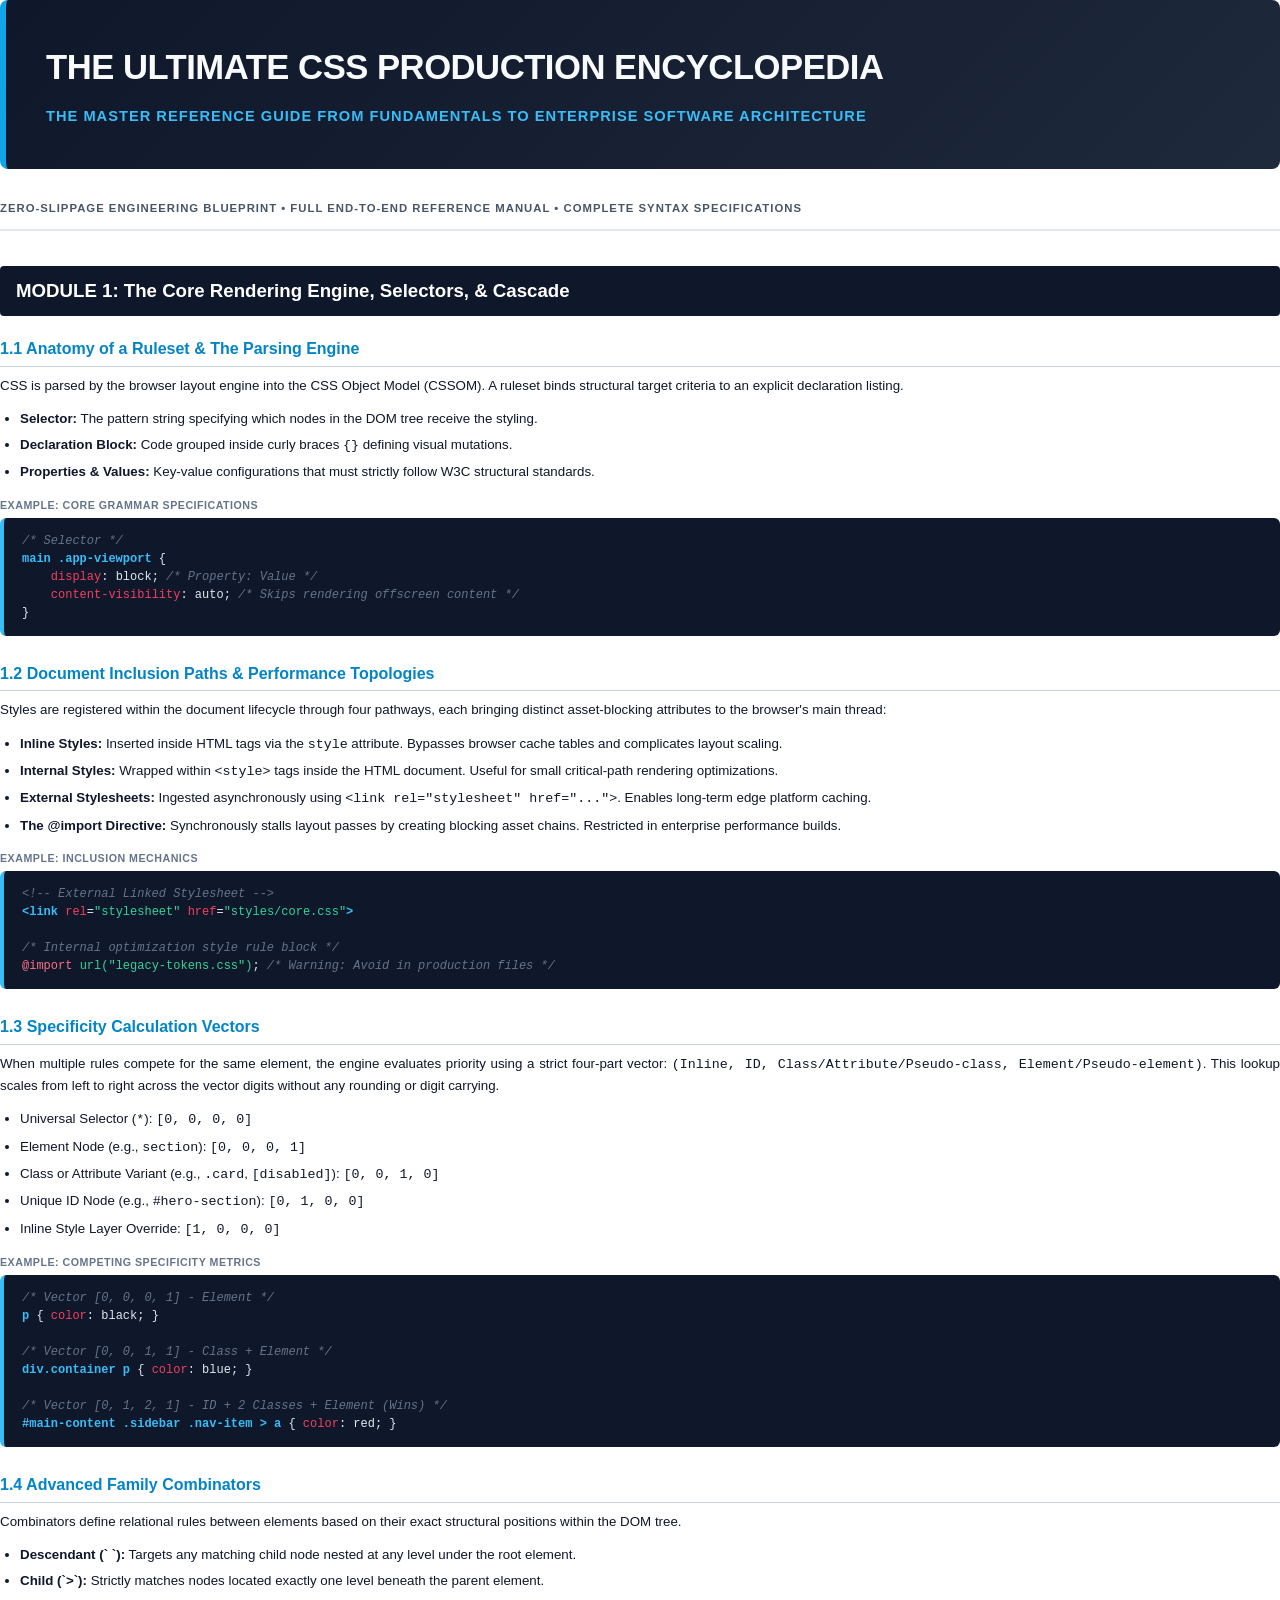
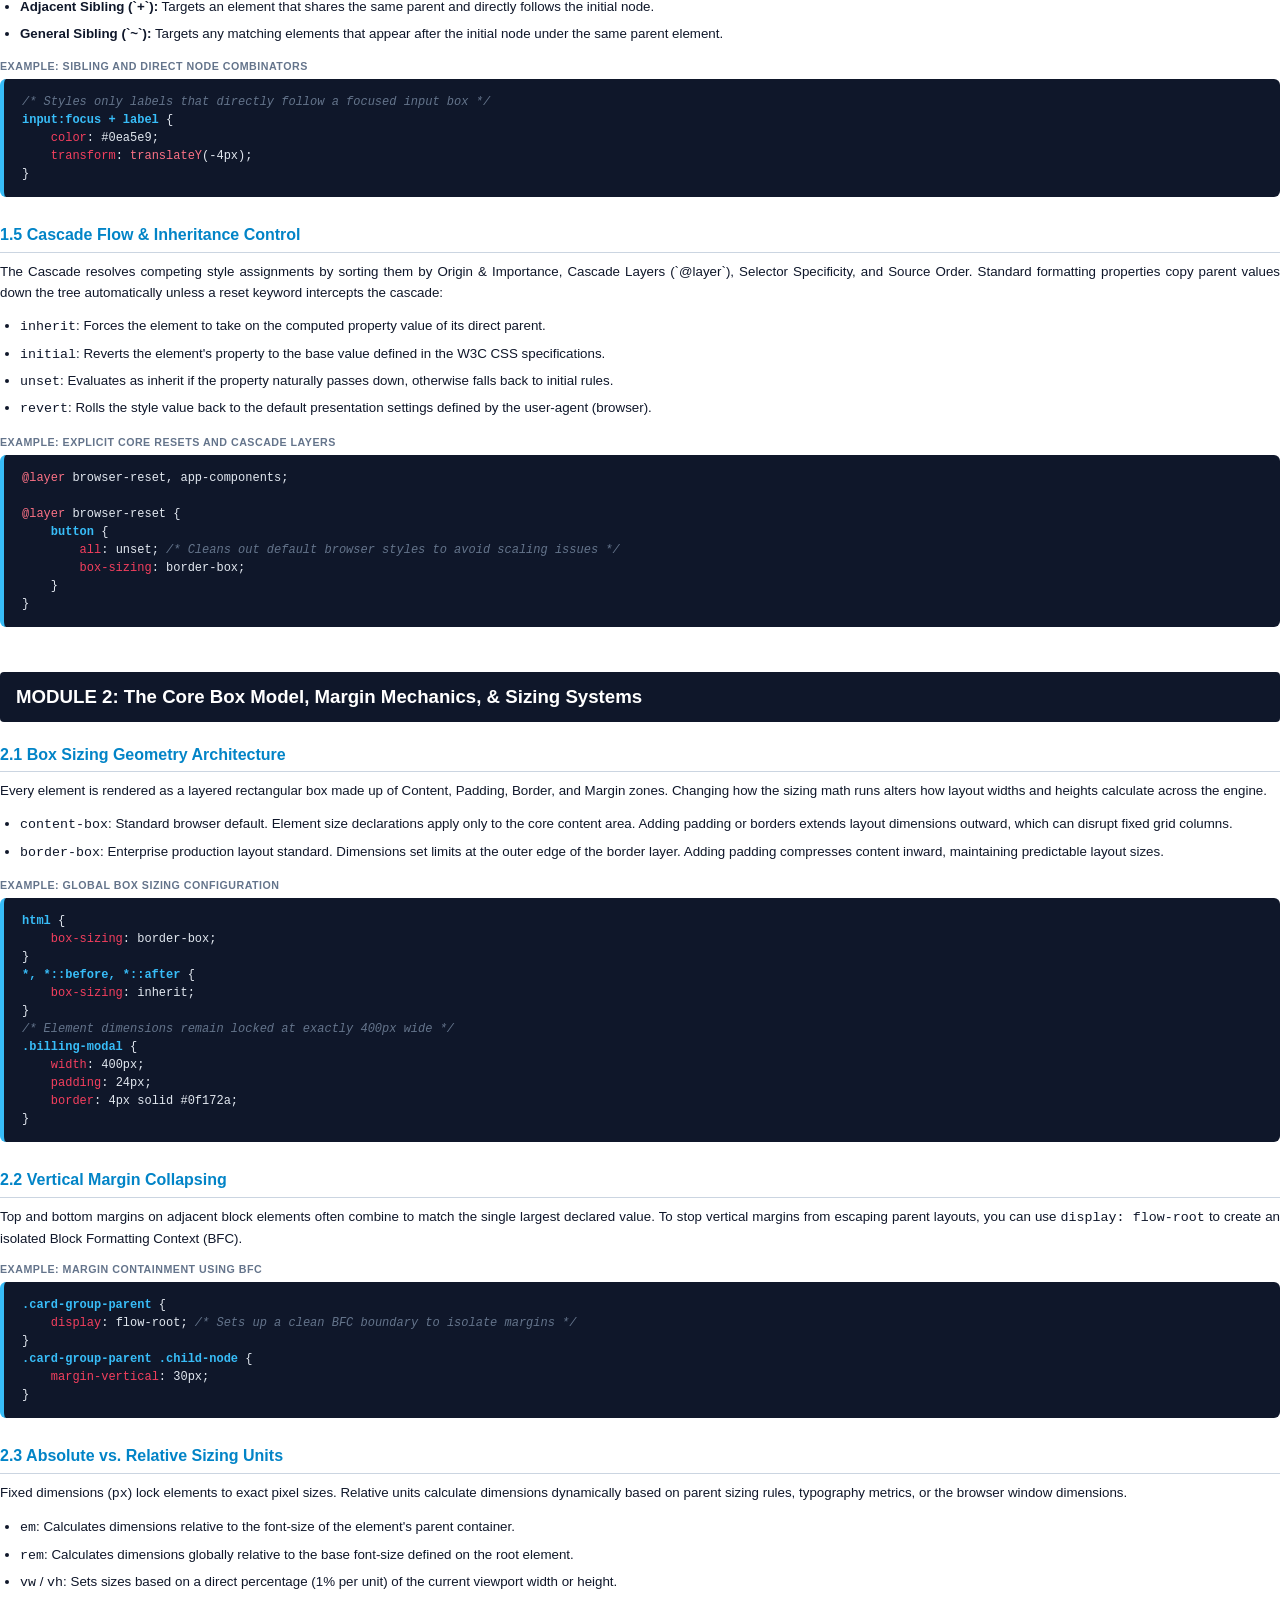
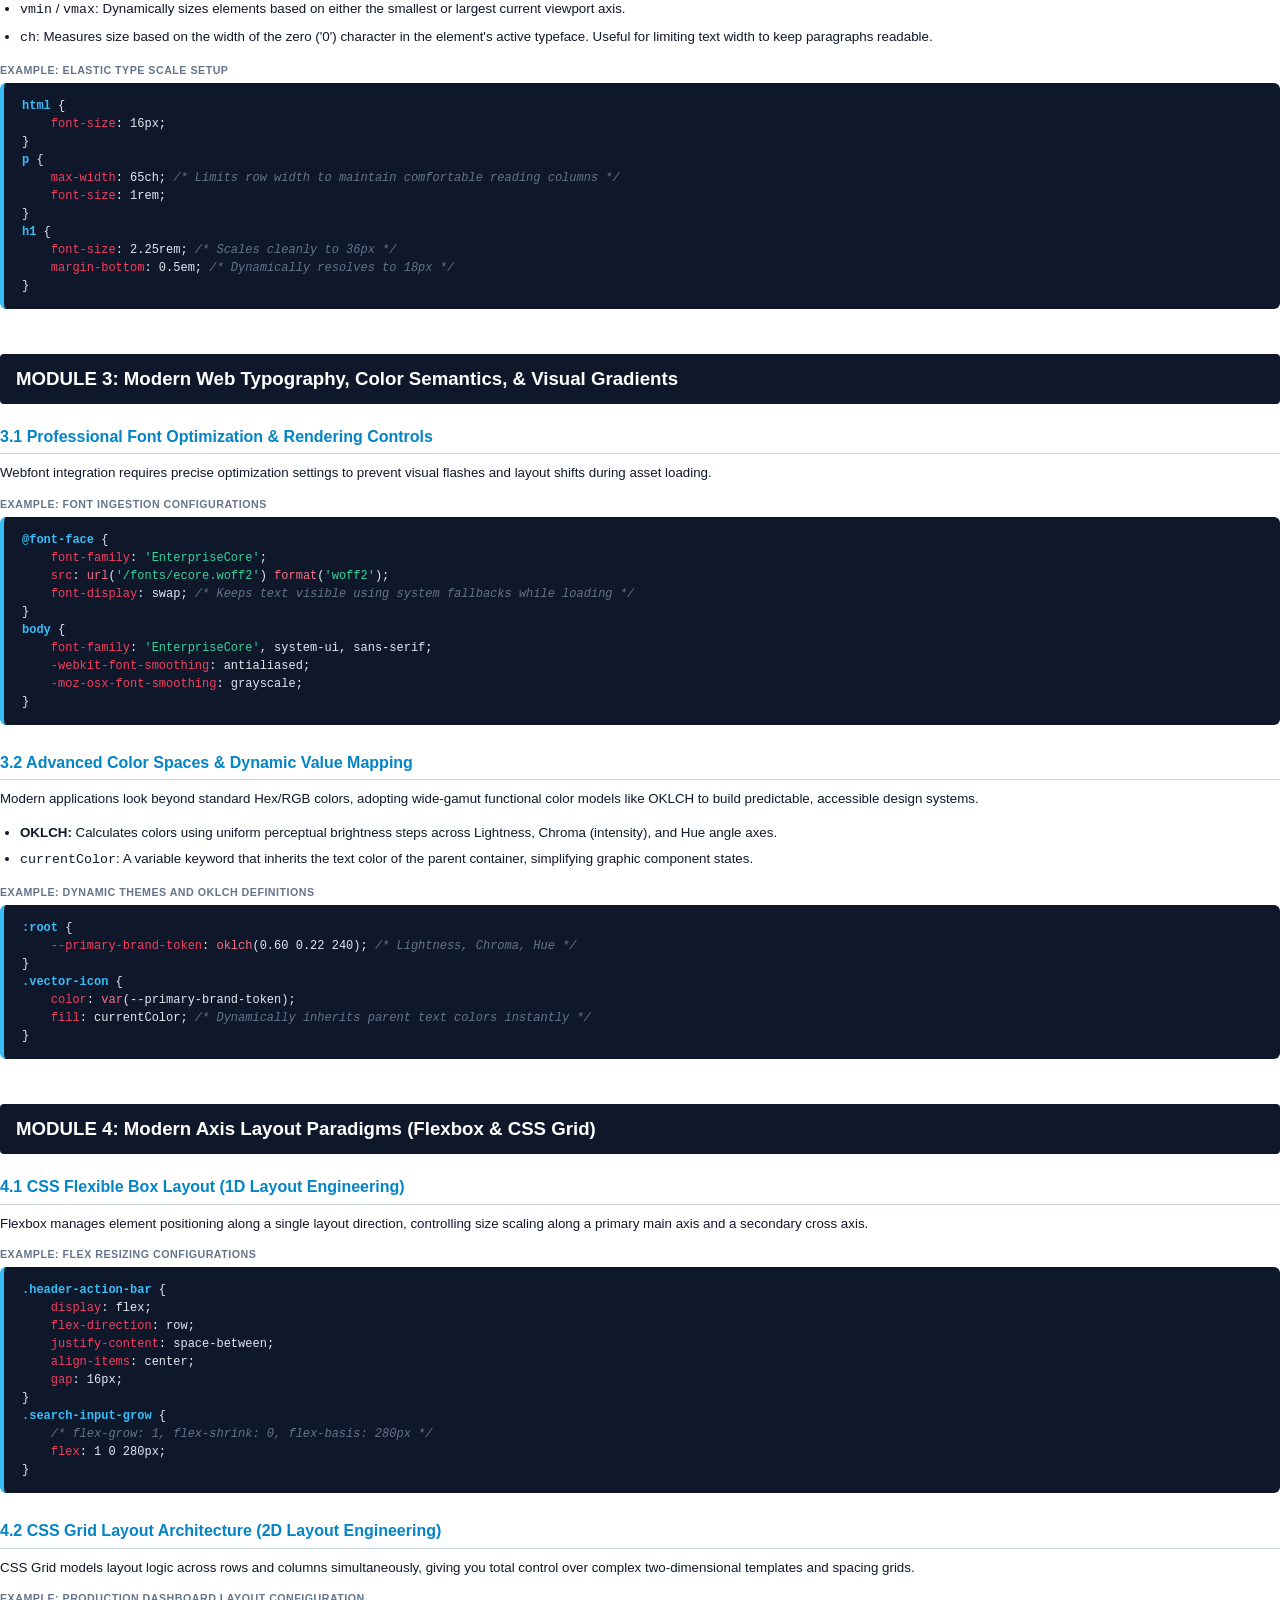
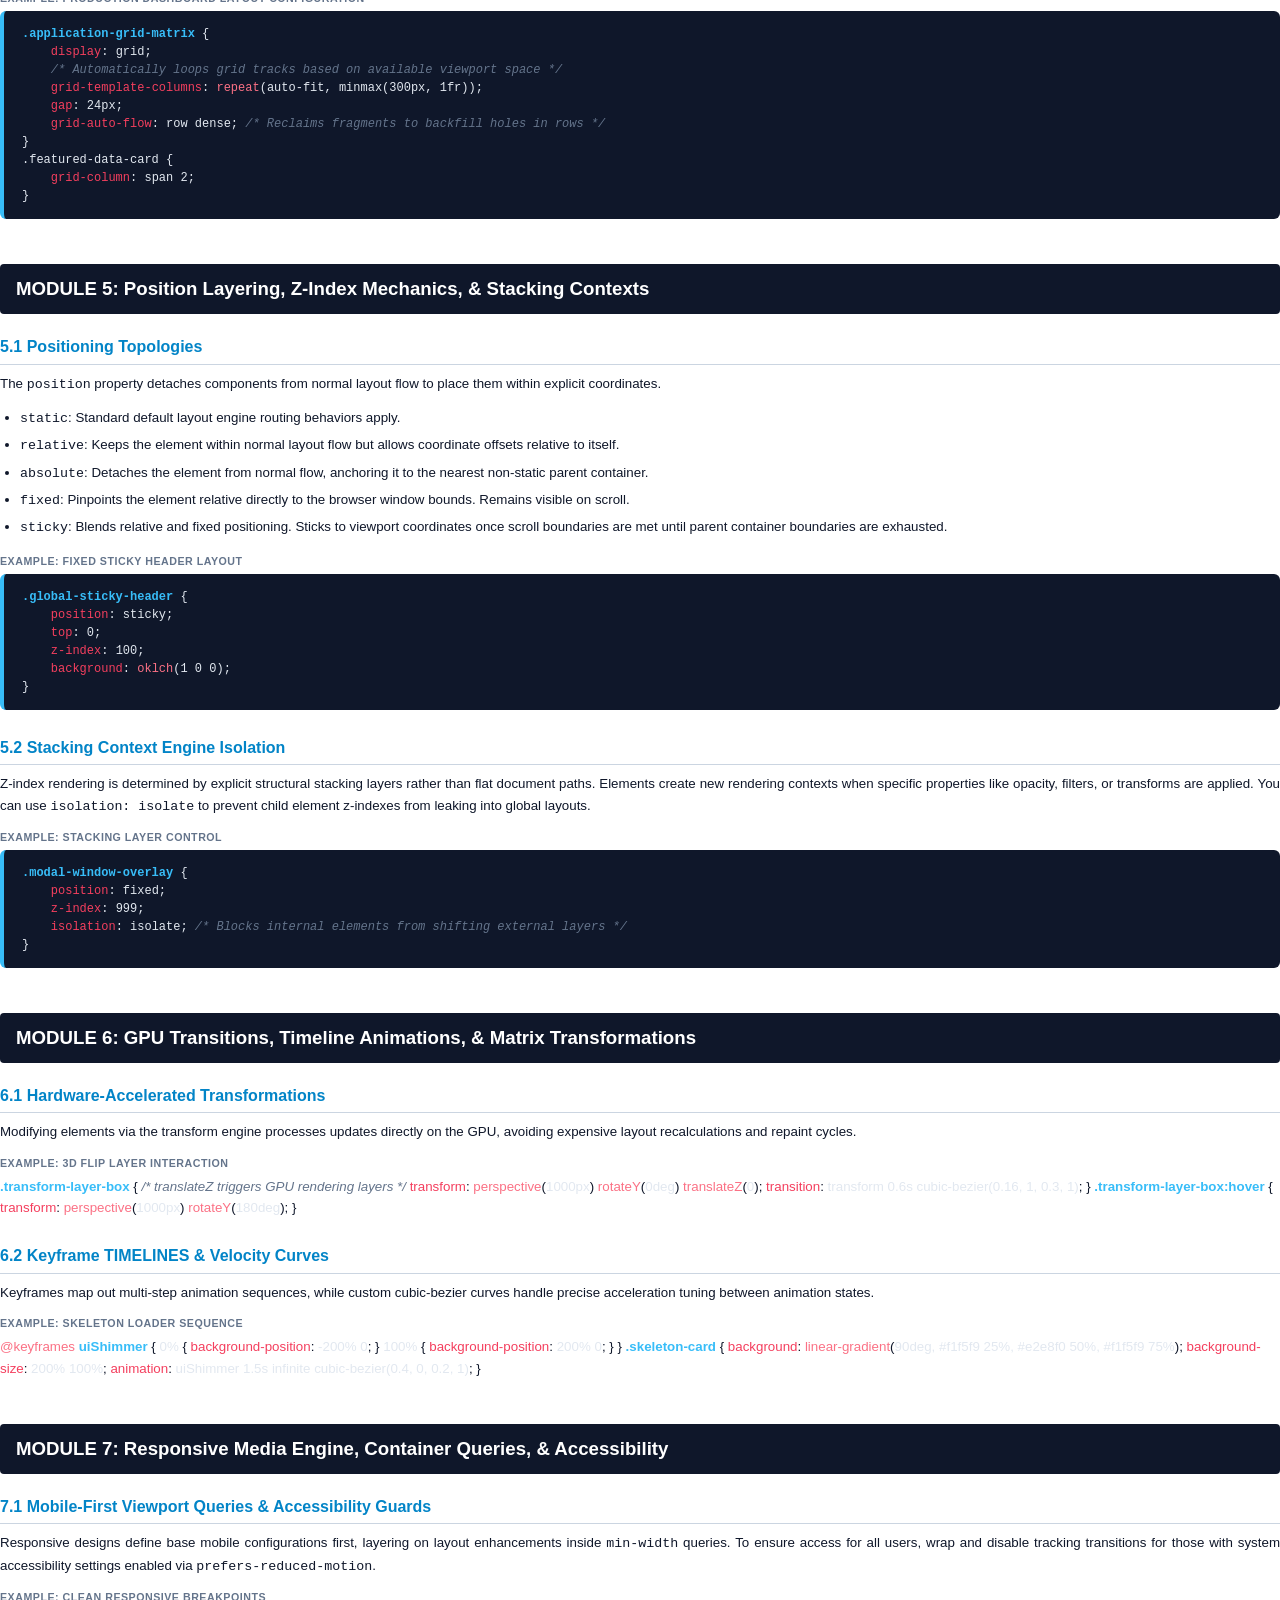
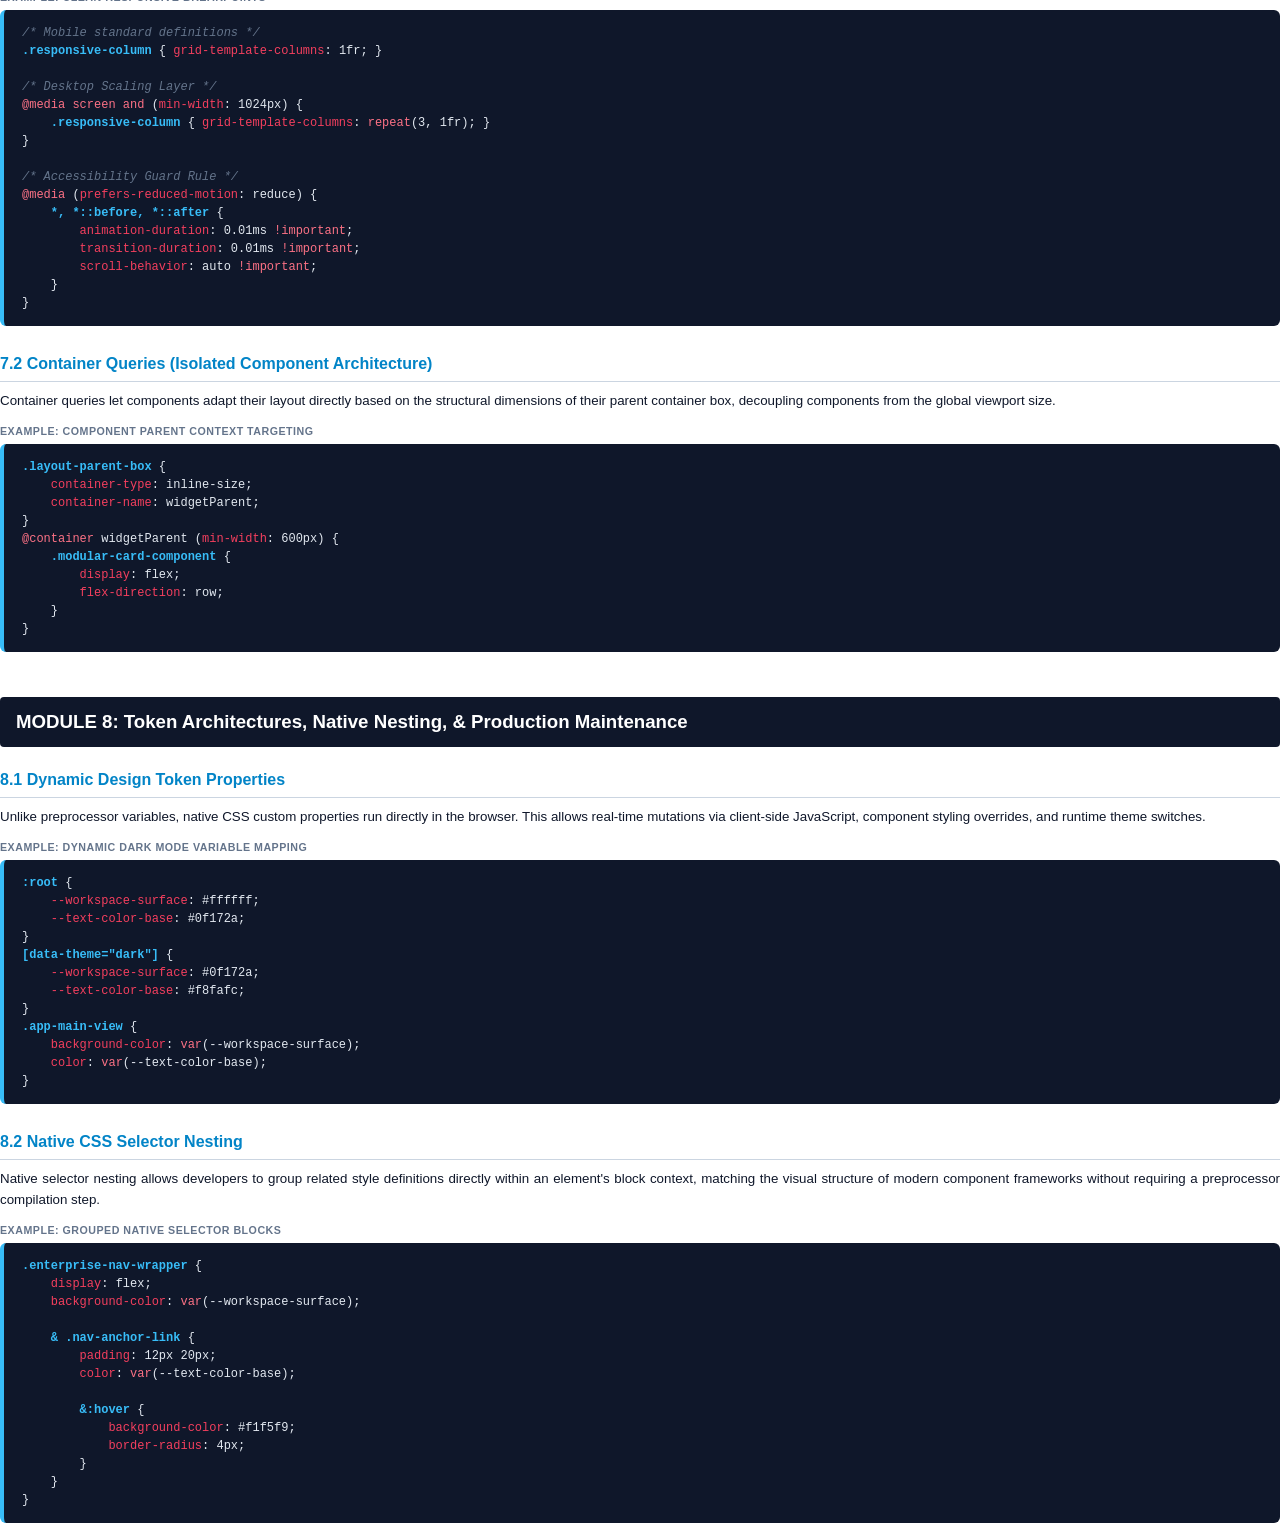
<file: My_docs/css_production_masterclass_encyclopedia.html>
<!DOCTYPE html>
<html lang="en">
<head>
    <meta charset="UTF-8">
    <title>The Ultimate CSS Masterclass Encyclopedia</title>
    <style>
        @page {
            size: A4;
            margin: 20mm 15mm;
            @bottom-right {
                content: "Page " counter(page);
                font-family: 'Helvetica Neue', Helvetica, Arial, sans-serif;
                font-size: 8.5pt;
                color: #64748b;
            }
            @bottom-left {
                content: "CSS Production Masterclass Encyclopedia • Senior Coach Edition";
                font-family: 'Helvetica Neue', Helvetica, Arial, sans-serif;
                font-size: 8.5pt;
                color: #64748b;
            }
        }
        
        body {
            font-family: -apple-system, BlinkMacSystemFont, "Segoe UI", Roboto, Helvetica, Arial, sans-serif;
            color: #0f172a;
            line-height: 1.6;
            font-size: 10pt;
            margin: 0;
            padding: 0;
        }

        *, *::before, *::after {
            box-sizing: border-box;
        }

        .cover-page {
            background: linear-gradient(135deg, #0f172a 0%, #1e293b 100%);
            color: #ffffff;
            padding: 40px;
            border-radius: 8px;
            margin-bottom: 30px;
            border-left: 6px solid #0ea5e9;
        }
        
        .cover-page h1 {
            margin: 0 0 10px 0;
            font-size: 26pt;
            font-weight: 800;
            letter-spacing: -0.5px;
            color: #f8fafc;
        }
        
        .cover-page p {
            margin: 0;
            font-size: 11pt;
            color: #38bdf8;
            font-weight: 600;
            text-transform: uppercase;
            letter-spacing: 1px;
        }

        .header-strip {
            font-size: 8.5pt;
            color: #475569;
            margin-bottom: 35px;
            padding-bottom: 12px;
            border-bottom: 2px solid #e2e8f0;
            font-weight: bold;
            text-transform: uppercase;
            letter-spacing: 1px;
        }

        .module-section {
            margin-bottom: 45px;
            page-break-inside: auto;
        }

        .module-title {
            background-color: #0f172a;
            color: #ffffff;
            padding: 10px 16px;
            font-size: 14pt;
            font-weight: 700;
            border-radius: 4px;
            margin-top: 35px;
            margin-bottom: 20px;
            page-break-after: avoid;
        }

        .topic-block {
            margin-bottom: 25px;
            page-break-inside: auto;
        }

        h3 {
            font-size: 12pt;
            color: #0284c7;
            margin-top: 18px;
            margin-bottom: 8px;
            font-weight: 700;
            page-break-after: avoid;
            border-bottom: 1px solid #cbd5e1;
            padding-bottom: 4px;
        }

        h4 {
            font-size: 10.5pt;
            color: #334155;
            margin-top: 12px;
            margin-bottom: 4px;
            font-weight: 600;
            page-break-after: avoid;
        }

        p {
            margin-top: 0;
            margin-bottom: 12px;
            text-align: justify;
        }

        ul, ol {
            margin-top: 0;
            margin-bottom: 14px;
            padding-left: 20px;
        }

        li {
            margin-bottom: 5px;
        }

        .code-label {
            font-family: Arial, sans-serif;
            font-size: 8pt;
            font-weight: bold;
            color: #64748b;
            text-transform: uppercase;
            letter-spacing: 0.5px;
            margin-bottom: 4px;
            margin-top: 12px;
            display: block;
        }

        .code-box {
            background-color: #0f172a;
            border-radius: 6px;
            padding: 14px 18px;
            margin: 0 0 20px 0;
            font-family: 'Consolas', 'Courier New', monospace;
            font-size: 9pt;
            color: #e2e8f0;
            line-height: 1.5;
            page-break-inside: avoid;
            white-space: pre-wrap;
            word-wrap: break-word;
            border-left: 4px solid #38bdf8;
        }

        .comment { color: #64748b; font-style: italic; }
        .selector { color: #38bdf8; font-weight: bold; }
        .property { color: #f43f5e; }
        .value { color: #e2e8f0; }
        .string { color: #34d399; }
        .keyword { color: #fb7185; }

        .coach-note {
            background-color: #f0fdfa;
            border-left: 4px solid #0d9488;
            padding: 12px 16px;
            margin: 16px 0;
            border-radius: 0 6px 6px 0;
            font-size: 9.5pt;
            page-break-inside: avoid;
        }

        .coach-note strong {
            color: #115e59;
        }
    </style>
</head>
<body>

    <div class="cover-page">
        <h1>THE ULTIMATE CSS PRODUCTION ENCYCLOPEDIA</h1>
        <p>The Master Reference Guide From Fundamentals to Enterprise Software Architecture</p>
    </div>

    <div class="header-strip">
        Zero-Slippage Engineering Blueprint &bull; Full End-to-End Reference Manual &bull; Complete Syntax Specifications
    </div>

    <!-- MODULE 1 -->
    <div class="module-section">
        <div class="module-title">MODULE 1: The Core Rendering Engine, Selectors, &amp; Cascade</div>
        
        <div class="topic-block">
            <h3>1.1 Anatomy of a Ruleset &amp; The Parsing Engine</h3>
            <p>CSS is parsed by the browser layout engine into the CSS Object Model (CSSOM). A ruleset binds structural target criteria to an explicit declaration listing.</p>
            <ul>
                <li><strong>Selector:</strong> The pattern string specifying which nodes in the DOM tree receive the styling.</li>
                <li><strong>Declaration Block:</strong> Code grouped inside curly braces <code>{}</code> defining visual mutations.</li>
                <li><strong>Properties &amp; Values:</strong> Key-value configurations that must strictly follow W3C structural standards.</li>
            </ul>
            <span class="code-label">Example: Core Grammar Specifications</span>
            <div class="code-box"><span class="comment">/* Selector */</span>
<span class="selector">main .app-viewport</span> {
    <span class="property">display</span>: <span class="value">block</span>; <span class="comment">/* Property: Value */</span>
    <span class="property">content-visibility</span>: <span class="value">auto</span>; <span class="comment">/* Skips rendering offscreen content */</span>
}</div>
        </div>

        <div class="topic-block">
            <h3>1.2 Document Inclusion Paths &amp; Performance Topologies</h3>
            <p>Styles are registered within the document lifecycle through four pathways, each bringing distinct asset-blocking attributes to the browser's main thread:</p>
            <ul>
                <li><strong>Inline Styles:</strong> Inserted inside HTML tags via the <code>style</code> attribute. Bypasses browser cache tables and complicates layout scaling.</li>
                <li><strong>Internal Styles:</strong> Wrapped within <code>&lt;style&gt;</code> tags inside the HTML document. Useful for small critical-path rendering optimizations.</li>
                <li><strong>External Stylesheets:</strong> Ingested asynchronously using <code>&lt;link rel="stylesheet" href="..."&gt;</code>. Enables long-term edge platform caching.</li>
                <li><strong>The @import Directive:</strong> Synchronously stalls layout passes by creating blocking asset chains. Restricted in enterprise performance builds.</li>
            </ul>
            <span class="code-label">Example: Inclusion Mechanics</span>
            <div class="code-box"><span class="comment">&lt;!-- External Linked Stylesheet --&gt;</span>
<span class="selector">&lt;link</span> <span class="property">rel</span>=<span class="string">"stylesheet"</span> <span class="property">href</span>=<span class="string">"styles/core.css"</span><span class="selector">&gt;</span>

<span class="comment">/* Internal optimization style rule block */</span>
<span class="keyword">@import</span> <span class="string">url("legacy-tokens.css")</span>; <span class="comment">/* Warning: Avoid in production files */</span></div>
        </div>

        <div class="topic-block">
            <h3>1.3 Specificity Calculation Vectors</h3>
            <p>When multiple rules compete for the same element, the engine evaluates priority using a strict four-part vector: <code>(Inline, ID, Class/Attribute/Pseudo-class, Element/Pseudo-element)</code>. This lookup scales from left to right across the vector digits without any rounding or digit carrying.</p>
            <ul>
                <li>Universal Selector (<code>*</code>): <code>[0, 0, 0, 0]</code></li>
                <li>Element Node (e.g., <code>section</code>): <code>[0, 0, 0, 1]</code></li>
                <li>Class or Attribute Variant (e.g., <code>.card</code>, <code>[disabled]</code>): <code>[0, 0, 1, 0]</code></li>
                <li>Unique ID Node (e.g., <code>#hero-section</code>): <code>[0, 1, 0, 0]</code></li>
                <li>Inline Style Layer Override: <code>[1, 0, 0, 0]</code></li>
            </ul>
            <span class="code-label">Example: Competing Specificity Metrics</span>
            <div class="code-box"><span class="comment">/* Vector [0, 0, 0, 1] - Element */</span>
<span class="selector">p</span> { <span class="property">color</span>: <span class="value">black</span>; }

<span class="comment">/* Vector [0, 0, 1, 1] - Class + Element */</span>
<span class="selector">div.container p</span> { <span class="property">color</span>: <span class="value">blue</span>; }

<span class="comment">/* Vector [0, 1, 2, 1] - ID + 2 Classes + Element (Wins) */</span>
<span class="selector">#main-content .sidebar .nav-item &gt; a</span> { <span class="property">color</span>: <span class="value">red</span>; }</div>
        </div>

        <div class="topic-block">
            <h3>1.4 Advanced Family Combinators</h3>
            <p>Combinators define relational rules between elements based on their exact structural positions within the DOM tree.</p>
            <ul>
                <li><strong>Descendant (` `):</strong> Targets any matching child node nested at any level under the root element.</li>
                <li><strong>Child (`&gt;`):</strong> Strictly matches nodes located exactly one level beneath the parent element.</li>
                <li><strong>Adjacent Sibling (`+`):</strong> Targets an element that shares the same parent and directly follows the initial node.</li>
                <li><strong>General Sibling (`~`):</strong> Targets any matching elements that appear after the initial node under the same parent element.</li>
            </ul>
            <span class="code-label">Example: Sibling and Direct Node Combinators</span>
            <div class="code-box"><span class="comment">/* Styles only labels that directly follow a focused input box */</span>
<span class="selector">input:focus + label</span> {
    <span class="property">color</span>: <span class="value">#0ea5e9</span>;
    <span class="property">transform</span>: <span class="keyword">translateY</span>(<span class="value">-4px</span>);
}</div>
        </div>

        <div class="topic-block">
            <h3>1.5 Cascade Flow &amp; Inheritance Control</h3>
            <p>The Cascade resolves competing style assignments by sorting them by Origin &amp; Importance, Cascade Layers (`@layer`), Selector Specificity, and Source Order. Standard formatting properties copy parent values down the tree automatically unless a reset keyword intercepts the cascade:</p>
            <ul>
                <li><code>inherit</code>: Forces the element to take on the computed property value of its direct parent.</li>
                <li><code>initial</code>: Reverts the element's property to the base value defined in the W3C CSS specifications.</li>
                <li><code>unset</code>: Evaluates as inherit if the property naturally passes down, otherwise falls back to initial rules.</li>
                <li><code>revert</code>: Rolls the style value back to the default presentation settings defined by the user-agent (browser).</li>
            </ul>
            <span class="code-label">Example: Explicit Core Resets and Cascade Layers</span>
            <div class="code-box"><span class="keyword">@layer</span> browser-reset, app-components;

<span class="keyword">@layer</span> browser-reset {
    <span class="selector">button</span> {
        <span class="property">all</span>: <span class="value">unset</span>; <span class="comment">/* Cleans out default browser styles to avoid scaling issues */</span>
        <span class="property">box-sizing</span>: <span class="value">border-box</span>;
    }
}</div>
        </div>
    </div>

    <!-- MODULE 2 -->
    <div class="module-section">
        <div class="module-title">MODULE 2: The Core Box Model, Margin Mechanics, &amp; Sizing Systems</div>
        
        <div class="topic-block">
            <h3>2.1 Box Sizing Geometry Architecture</h3>
            <p>Every element is rendered as a layered rectangular box made up of Content, Padding, Border, and Margin zones. Changing how the sizing math runs alters how layout widths and heights calculate across the engine.</p>
            <ul>
                <li><code>content-box</code>: Standard browser default. Element size declarations apply only to the core content area. Adding padding or borders extends layout dimensions outward, which can disrupt fixed grid columns.</li>
                <li><code>border-box</code>: Enterprise production layout standard. Dimensions set limits at the outer edge of the border layer. Adding padding compresses content inward, maintaining predictable layout sizes.</li>
            </ul>
            <span class="code-label">Example: Global Box Sizing Configuration</span>
            <div class="code-box"><span class="selector">html</span> {
    <span class="property">box-sizing</span>: <span class="value">border-box</span>;
}
<span class="selector">*, *::before, *::after</span> {
    <span class="property">box-sizing</span>: <span class="value">inherit</span>;
}
<span class="comment">/* Element dimensions remain locked at exactly 400px wide */</span>
<span class="selector">.billing-modal</span> {
    <span class="property">width</span>: <span class="value">400px</span>;
    <span class="property">padding</span>: <span class="value">24px</span>;
    <span class="property">border</span>: <span class="value">4px solid #0f172a</span>;
}</div>
        </div>

        <div class="topic-block">
            <h3>2.2 Vertical Margin Collapsing</h3>
            <p>Top and bottom margins on adjacent block elements often combine to match the single largest declared value. To stop vertical margins from escaping parent layouts, you can use <code>display: flow-root</code> to create an isolated Block Formatting Context (BFC).</p>
            <span class="code-label">Example: Margin Containment Using BFC</span>
            <div class="code-box"><span class="selector">.card-group-parent</span> {
    <span class="property">display</span>: <span class="value">flow-root</span>; <span class="comment">/* Sets up a clean BFC boundary to isolate margins */</span>
}
<span class="selector">.card-group-parent .child-node</span> {
    <span class="property">margin-vertical</span>: <span class="value">30px</span>;
}</div>
        </div>

        <div class="topic-block">
            <h3>2.3 Absolute vs. Relative Sizing Units</h3>
            <p>Fixed dimensions (<code>px</code>) lock elements to exact pixel sizes. Relative units calculate dimensions dynamically based on parent sizing rules, typography metrics, or the browser window dimensions.</p>
            <ul>
                <li><code>em</code>: Calculates dimensions relative to the font-size of the element's parent container.</li>
                <li><code>rem</code>: Calculates dimensions globally relative to the base font-size defined on the root element.</li>
                <li><code>vw</code> / <code>vh</code>: Sets sizes based on a direct percentage (1% per unit) of the current viewport width or height.</li>
                <li><code>vmin</code> / <code>vmax</code>: Dynamically sizes elements based on either the smallest or largest current viewport axis.</li>
                <li><code>ch</code>: Measures size based on the width of the zero ('0') character in the element's active typeface. Useful for limiting text width to keep paragraphs readable.</li>
            </ul>
            <span class="code-label">Example: Elastic Type Scale Setup</span>
            <div class="code-box"><span class="selector">html</span> {
    <span class="property">font-size</span>: <span class="value">16px</span>;
}
<span class="selector">p</span> {
    <span class="property">max-width</span>: <span class="value">65ch</span>; <span class="comment">/* Limits row width to maintain comfortable reading columns */</span>
    <span class="property">font-size</span>: <span class="value">1rem</span>;
}
<span class="selector">h1</span> {
    <span class="property">font-size</span>: <span class="value">2.25rem</span>; <span class="comment">/* Scales cleanly to 36px */</span>
    <span class="property">margin-bottom</span>: <span class="value">0.5em</span>; <span class="comment">/* Dynamically resolves to 18px */</span>
}</div>
        </div>
    </div>

    <!-- MODULE 3 -->
    <div class="module-section">
        <div class="module-title">MODULE 3: Modern Web Typography, Color Semantics, &amp; Visual Gradients</div>
        
        <div class="topic-block">
            <h3>3.1 Professional Font Optimization &amp; Rendering Controls</h3>
            <p>Webfont integration requires precise optimization settings to prevent visual flashes and layout shifts during asset loading.</p>
            <span class="code-label">Example: Font Ingestion Configurations</span>
            <div class="code-box"><span class="selector">@font-face</span> {
    <span class="property">font-family</span>: <span class="string">'EnterpriseCore'</span>;
    <span class="property">src</span>: <span class="keyword">url</span>(<span class="string">'/fonts/ecore.woff2'</span>) <span class="keyword">format</span>(<span class="string">'woff2'</span>);
    <span class="property">font-display</span>: <span class="value">swap</span>; <span class="comment">/* Keeps text visible using system fallbacks while loading */</span>
}
<span class="selector">body</span> {
    <span class="property">font-family</span>: <span class="string">'EnterpriseCore'</span>, <span class="value">system-ui</span>, <span class="value">sans-serif</span>;
    <span class="property">-webkit-font-smoothing</span>: <span class="value">antialiased</span>;
    <span class="property">-moz-osx-font-smoothing</span>: <span class="value">grayscale</span>;
}</div>
        </div>

        <div class="topic-block">
            <h3>3.2 Advanced Color Spaces &amp; Dynamic Value Mapping</h3>
            <p>Modern applications look beyond standard Hex/RGB colors, adopting wide-gamut functional color models like OKLCH to build predictable, accessible design systems.</p>
            <ul>
                <li><strong>OKLCH:</strong> Calculates colors using uniform perceptual brightness steps across Lightness, Chroma (intensity), and Hue angle axes.</li>
                <li><code>currentColor</code>: A variable keyword that inherits the text color of the parent container, simplifying graphic component states.</li>
            </ul>
            <span class="code-label">Example: Dynamic Themes and OKLCH Definitions</span>
            <div class="code-box"><span class="selector">:root</span> {
    <span class="property">--primary-brand-token</span>: <span class="keyword">oklch</span>(<span class="value">0.60 0.22 240</span>); <span class="comment">/* Lightness, Chroma, Hue */</span>
}
<span class="selector">.vector-icon</span> {
    <span class="property">color</span>: <span class="keyword">var</span>(<span class="value">--primary-brand-token</span>);
    <span class="property">fill</span>: <span class="value">currentColor</span>; <span class="comment">/* Dynamically inherits parent text colors instantly */</span>
}</div>
        </div>
    </div>

    <!-- MODULE 4 -->
    <div class="module-section">
        <div class="module-title">MODULE 4: Modern Axis Layout Paradigms (Flexbox &amp; CSS Grid)</div>
        
        <div class="topic-block">
            <h3>4.1 CSS Flexible Box Layout (1D Layout Engineering)</h3>
            <p>Flexbox manages element positioning along a single layout direction, controlling size scaling along a primary main axis and a secondary cross axis.</p>
            <span class="code-label">Example: Flex Resizing Configurations</span>
            <div class="code-box"><span class="selector">.header-action-bar</span> {
    <span class="property">display</span>: <span class="value">flex</span>;
    <span class="property">flex-direction</span>: <span class="value">row</span>;
    <span class="property">justify-content</span>: <span class="value">space-between</span>;
    <span class="property">align-items</span>: <span class="value">center</span>;
    <span class="property">gap</span>: <span class="value">16px</span>;
}
<span class="selector">.search-input-grow</span> {
    <span class="comment">/* flex-grow: 1, flex-shrink: 0, flex-basis: 280px */</span>
    <span class="property">flex</span>: <span class="value">1 0 280px</span>;
}</div>
        </div>

        <div class="topic-block">
            <h3>4.2 CSS Grid Layout Architecture (2D Layout Engineering)</h3>
            <p>CSS Grid models layout logic across rows and columns simultaneously, giving you total control over complex two-dimensional templates and spacing grids.</p>
            <span class="code-label">Example: Production Dashboard Layout Configuration</span>
            <div class="code-box"><span class="selector">.application-grid-matrix</span> {
    <span class="property">display</span>: <span class="value">grid</span>;
    <span class="comment">/* Automatically loops grid tracks based on available viewport space */</span>
    <span class="property">grid-template-columns</span>: <span class="keyword">repeat</span>(<span class="value">auto-fit, minmax(300px, 1fr)</span>);
    <span class="property">gap</span>: <span class="value">24px</span>;
    <span class="property">grid-auto-flow</span>: <span class="value">row dense</span>; <span class="comment">/* Reclaims fragments to backfill holes in rows */</span>
}
.featured-data-card {
    <span class="property">grid-column</span>: <span class="value">span 2</span>;
}</div>
        </div>
    </div>

    <!-- MODULE 5 -->
    <div class="module-section">
        <div class="module-title">MODULE 5: Position Layering, Z-Index Mechanics, &amp; Stacking Contexts</div>
        
        <div class="topic-block">
            <h3>5.1 Positioning Topologies</h3>
            <p>The <code>position</code> property detaches components from normal layout flow to place them within explicit coordinates.</p>
            <ul>
                <li><code>static</code>: Standard default layout engine routing behaviors apply.</li>
                <li><code>relative</code>: Keeps the element within normal layout flow but allows coordinate offsets relative to itself.</li>
                <li><code>absolute</code>: Detaches the element from normal flow, anchoring it to the nearest non-static parent container.</li>
                <li><code>fixed</code>: Pinpoints the element relative directly to the browser window bounds. Remains visible on scroll.</li>
                <li><code>sticky</code>: Blends relative and fixed positioning. Sticks to viewport coordinates once scroll boundaries are met until parent container boundaries are exhausted.</li>
            </ul>
            <span class="code-label">Example: Fixed Sticky Header Layout</span>
            <div class="code-box"><span class="selector">.global-sticky-header</span> {
    <span class="property">position</span>: <span class="value">sticky</span>;
    <span class="property">top</span>: <span class="value">0</span>;
    <span class="property">z-index</span>: <span class="value">100</span>;
    <span class="property">background</span>: <span class="keyword">oklch</span>(<span class="value">1 0 0</span>);
}</div>
        </div>

        <div class="topic-block">
            <h3>5.2 Stacking Context Engine Isolation</h3>
            <p>Z-index rendering is determined by explicit structural stacking layers rather than flat document paths. Elements create new rendering contexts when specific properties like opacity, filters, or transforms are applied. You can use <code>isolation: isolate</code> to prevent child element z-indexes from leaking into global layouts.</p>
            <span class="code-label">Example: Stacking Layer Control</span>
            <div class="code-box"><span class="selector">.modal-window-overlay</span> {
    <span class="property">position</span>: <span class="value">fixed</span>;
    <span class="property">z-index</span>: <span class="value">999</span>;
    <span class="property">isolation</span>: <span class="value">isolate</span>; <span class="comment">/* Blocks internal elements from shifting external layers */</span>
}</div>
        </div>
    </div>

    <!-- MODULE 6 -->
    <div class="module-section">
        <div class="module-title">MODULE 6: GPU Transitions, Timeline Animations, &amp; Matrix Transformations</div>
        
        <div class="topic-block">
            <h3>6.1 Hardware-Accelerated Transformations</h3>
            <p>Modifying elements via the transform engine processes updates directly on the GPU, avoiding expensive layout recalculations and repaint cycles.</p>
            <span class="code-label">Example: 3D Flip Layer Interaction</span>
            <div class="code-block"><span class="selector">.transform-layer-box</span> {
    <span class="comment">/* translateZ triggers GPU rendering layers */</span>
    <span class="property">transform</span>: <span class="keyword">perspective</span>(<span class="value">1000px</span>) <span class="keyword">rotateY</span>(<span class="value">0deg</span>) <span class="keyword">translateZ</span>(<span class="value">0</span>);
    <span class="property">transition</span>: <span class="value">transform 0.6s cubic-bezier(0.16, 1, 0.3, 1)</span>;
}
<span class="selector">.transform-layer-box:hover</span> {
    <span class="property">transform</span>: <span class="keyword">perspective</span>(<span class="value">1000px</span>) <span class="keyword">rotateY</span>(<span class="value">180deg</span>);
}</div>
        </div>

        <div class="topic-block">
            <h3>6.2 Keyframe TIMELINES &amp; Velocity Curves</h3>
            <p>Keyframes map out multi-step animation sequences, while custom cubic-bezier curves handle precise acceleration tuning between animation states.</p>
            <span class="code-label">Example: Skeleton Loader Sequence</span>
            <div class="code-block"><span class="keyword">@keyframes</span> <span class="selector">uiShimmer</span> {
    <span class="value">0%</span> { <span class="property">background-position</span>: <span class="value">-200% 0</span>; }
    <span class="value">100%</span> { <span class="property">background-position</span>: <span class="value">200% 0</span>; }
}
<span class="selector">.skeleton-card</span> {
    <span class="property">background</span>: <span class="keyword">linear-gradient</span>(<span class="value">90deg, #f1f5f9 25%, #e2e8f0 50%, #f1f5f9 75%</span>);
    <span class="property">background-size</span>: <span class="value">200% 100%</span>;
    <span class="property">animation</span>: <span class="value">uiShimmer 1.5s infinite cubic-bezier(0.4, 0, 0.2, 1)</span>;
}</div>
        </div>
    </div>

    <!-- MODULE 7 -->
    <div class="module-section">
        <div class="module-title">MODULE 7: Responsive Media Engine, Container Queries, &amp; Accessibility</div>
        
        <div class="topic-block">
            <h3>7.1 Mobile-First Viewport Queries &amp; Accessibility Guards</h3>
            <p>Responsive designs define base mobile configurations first, layering on layout enhancements inside <code>min-width</code> queries. To ensure access for all users, wrap and disable tracking transitions for those with system accessibility settings enabled via <code>prefers-reduced-motion</code>.</p>
            <span class="code-label">Example: Clean Responsive Breakpoints</span>
            <div class="code-box"><span class="comment">/* Mobile standard definitions */</span>
<span class="selector">.responsive-column</span> { <span class="property">grid-template-columns</span>: <span class="value">1fr</span>; }

<span class="comment">/* Desktop Scaling Layer */</span>
<span class="keyword">@media</span> <span class="keyword">screen</span> <span class="keyword">and</span> (<span class="property">min-width</span>: <span class="value">1024px</span>) {
    <span class="selector">.responsive-column</span> { <span class="property">grid-template-columns</span>: <span class="keyword">repeat</span>(<span class="value">3, 1fr</span>); }
}

<span class="comment">/* Accessibility Guard Rule */</span>
<span class="keyword">@media</span> (<span class="property">prefers-reduced-motion</span>: <span class="value">reduce</span>) {
    <span class="selector">*, *::before, *::after</span> {
        <span class="property">animation-duration</span>: <span class="value">0.01ms</span> <span class="keyword">!important</span>;
        <span class="property">transition-duration</span>: <span class="value">0.01ms</span> <span class="keyword">!important</span>;
        <span class="property">scroll-behavior</span>: <span class="value">auto</span> <span class="keyword">!important</span>;
    }
}</div>
        </div>

        <div class="topic-block">
            <h3>7.2 Container Queries (Isolated Component Architecture)</h3>
            <p>Container queries let components adapt their layout directly based on the structural dimensions of their parent container box, decoupling components from the global viewport size.</p>
            <span class="code-label">Example: Component Parent Context Targeting</span>
            <div class="code-box"><span class="selector">.layout-parent-box</span> {
    <span class="property">container-type</span>: <span class="value">inline-size</span>;
    <span class="property">container-name</span>: <span class="value">widgetParent</span>;
}
<span class="keyword">@container</span> <span class="value">widgetParent</span> (<span class="property">min-width</span>: <span class="value">600px</span>) {
    <span class="selector">.modular-card-component</span> {
        <span class="property">display</span>: <span class="value">flex</span>;
        <span class="property">flex-direction</span>: <span class="value">row</span>;
    }
}</div>
        </div>
    </div>

    <!-- MODULE 8 -->
    <div class="module-section">
        <div class="module-title">MODULE 8: Token Architectures, Native Nesting, &amp; Production Maintenance</div>
        
        <div class="topic-block">
            <h3>8.1 Dynamic Design Token Properties</h3>
            <p>Unlike preprocessor variables, native CSS custom properties run directly in the browser. This allows real-time mutations via client-side JavaScript, component styling overrides, and runtime theme switches.</p>
            <span class="code-label">Example: Dynamic Dark Mode Variable Mapping</span>
            <div class="code-box"><span class="selector">:root</span> {
    <span class="property">--workspace-surface</span>: <span class="value">#ffffff</span>;
    <span class="property">--text-color-base</span>: <span class="value">#0f172a</span>;
}
<span class="selector">[data-theme="dark"]</span> {
    <span class="property">--workspace-surface</span>: <span class="value">#0f172a</span>;
    <span class="property">--text-color-base</span>: <span class="value">#f8fafc</span>;
}
<span class="selector">.app-main-view</span> {
    <span class="property">background-color</span>: <span class="keyword">var</span>(<span class="value">--workspace-surface</span>);
    <span class="property">color</span>: <span class="keyword">var</span>(<span class="value">--text-color-base</span>);
}</div>
        </div>

        <div class="topic-block">
            <h3>8.2 Native CSS Selector Nesting</h3>
            <p>Native selector nesting allows developers to group related style definitions directly within an element's block context, matching the visual structure of modern component frameworks without requiring a preprocessor compilation step.</p>
            <span class="code-label">Example: Grouped Native Selector Blocks</span>
            <div class="code-box"><span class="selector">.enterprise-nav-wrapper</span> {
    <span class="property">display</span>: <span class="value">flex</span>;
    <span class="property">background-color</span>: <span class="keyword">var</span>(<span class="value">--workspace-surface</span>);

    <span class="selector">&amp; .nav-anchor-link</span> {
        <span class="property">padding</span>: <span class="value">12px 20px</span>;
        <span class="property">color</span>: <span class="keyword">var</span>(<span class="value">--text-color-base</span>);

        <span class="selector">&amp;:hover</span> {
            <span class="property">background-color</span>: <span class="value">#f1f5f9</span>;
            <span class="property">border-radius</span>: <span class="value">4px</span>;
        }
    }
}</div>
        </div>
    </div>

</body>
</html>
</file>
<file: style.css>
body {
  margin: 0;
  padding: 0;
  box-sizing: border-box;
  font-family: "Segoe UI", system-ui, sans-serif;
  background-color: #0f172a;
  color: #f8fafc;
  display: flex;
  justify-content: center;
  align-items: center;
  height: 100vh;
}
.card {
  background-color: #1e293b;
  padding: 3rem;
  border-radius: 16px;
  box-shadow: 0 20px 25px -5px rgba(0, 0, 0, 0.4);
  border: 1px solid #334155;
  text-align: center;
  width: 340px;
  animation: fadeIn 0.4s cubic-bezier(0.16, 1, 0.3, 1);
}
h1,
h2 {
  margin: 0 0 0.5rem 0;
  color: #38bdf8;
  font-size: 2rem;
}
p {
  color: #94a3b8;
  font-size: 0.95rem;
  margin: 0 0 2rem 0;
  line-height: 1.5;
}
.action-btn {
  background-color: #38bdf8;
  color: #0f172a;
  border: none;
  padding: 0.85rem 1.75rem;
  font-size: 1.1rem;
  font-weight: 600;
  border-radius: 8px;
  cursor: pointer;
  width: 100%;
  transition: all 0.2s ease;
  box-shadow: 0 4px 12px rgba(56, 189, 248, 0.25);
}
.action-btn:hover {
  background-color: #7dd3fc;
  transform: translateY(-2px);
}
.action-btn:active {
  transform: translateY(0px);
}
.form-group {
  display: flex;
  flex-direction: column;
  margin-bottom: 1.25rem;
  text-align: left;
}
.form-group label {
  font-size: 0.8rem;
  font-weight: 700;
  margin-bottom: 0.5rem;
  color: #64748b;
  text-transform: uppercase;
  letter-spacing: 0.05em;
}
.form-group input {
  background-color: #0f172a;
  border: 1px solid #334155;
  color: #f8fafc;
  padding: 0.85rem;
  border-radius: 8px;
  font-size: 1rem;
  outline: none;
  transition: all 0.2s ease;
}
.form-group input:focus {
  border-color: #38bdf8;
  box-shadow: 0 0 0 3px rgba(56, 189, 248, 0.15);
}
.error-message-text {
  color: #f87171;
  font-size: 0.8rem;
  font-weight: 500;
  margin-top: 0.4rem;
  display: block;
  text-align: left;
  animation: fadeIn 0.2s ease-out;
}
.form-group:has(.error-message-text) input {
  border-color: #ef4444;
}
.button-group {
  display: flex;
  flex-direction: column;
  gap: 0.85rem;
  margin-top: 1.5rem;
}
.btn-secondary {
  background-color: transparent;
  color: #94a3b8;
  border: 1px solid #334155;
  padding: 0.85rem;
  font-size: 1rem;
  font-weight: 600;
  border-radius: 8px;
  cursor: pointer;
  transition: all 0.2s ease;
}
.btn-secondary:hover {
  background-color: rgba(255, 255, 255, 0.03);
  color: #f8fafc;
  border-color: #64748b;
}
@keyframes fadeIn {
  from {
    opacity: 0;
    transform: scale(0.96) translateY(8px);
  }
  to {
    opacity: 1;
    transform: scale(1) translateY(0);
  }
}
.success-banner {
  background-color: rgba(16, 185, 129, 0.15);
  border: 1px solid #10b981;
  color: #34d399;
  padding: 0.75rem;
  border-radius: 8px;
  font-size: 0.9rem;
  margin-bottom: 1.5rem;
  text-align: center;
}
.dashboard-viewport {
  display: grid;
  grid-template-columns: 240px 1fr;
  background-color: #111827;
  width: 1100px;
  height: 700px;
  max-width: 95vw;
  max-height: 90vh;
  border-radius: 16px;
  border: 1px solid #1f2937;
  box-shadow: 0 25px 50px -12px rgba(0, 0, 0, 0.6);
  overflow: hidden;
  animation: fadeIn 0.4s cubic-bezier(0.16, 1, 0.3, 1);
}
.sidebar {
  background-color: #0f172a;
  border-right: 1px solid #1f2937;
  padding: 2rem 1.25rem;
  display: flex;
  flex-direction: column;
  justify-content: space-between;
}
.sidebar-menu {
  display: flex;
  flex-direction: column;
  gap: 0.5rem;
  margin-top: 2rem;
}
.nav-item {
  display: flex;
  align-items: center;
  gap: 0.75rem;
  padding: 0.75rem 1rem;
  color: #94a3b8;
  border-radius: 8px;
  text-decoration: none;
  font-size: 0.95rem;
  font-weight: 500;
  transition: all 0.2s;
}
.nav-item.active,
.nav-item:hover {
  background-color: rgba(56, 189, 248, 0.1);
  color: #38bdf8;
}
.main-content {
  padding: 2.5rem;
  display: flex;
  flex-direction: column;
  overflow-y: auto;
}
.main-content-products {
  padding: 1.5rem 2rem;
}
.content-header {
  display: flex;
  justify-content: space-between;
  align-items: center;
  border-bottom: 1px solid #1f2937;
  padding-bottom: 1.5rem;
  margin-bottom: 1.5rem;
}
.user-profile-badge {
  display: flex;
  align-items: center;
  gap: 0.75rem;
  background-color: #1e293b;
  padding: 0.5rem 1rem;
  border-radius: 9999px;
  border: 1px solid #334155;
}
.status-dot {
  width: 8px;
  height: 8px;
  background-color: #10b981;
  border-radius: 50%;
  box-shadow: 0 0 8px #10b981;
}
.stats-grid {
  display: grid;
  grid-template-columns: repeat(3, 1fr);
  gap: 1.25rem;
  margin-bottom: 2rem;
}
.stat-box {
  background-color: #1e293b;
  border: 1px solid #334155;
  padding: 1.25rem;
  border-radius: 12px;
}
.stat-box h4 {
  margin: 0 0 0.5rem 0;
  color: #64748b;
  font-size: 0.8rem;
  text-transform: uppercase;
  letter-spacing: 0.05em;
}
.stat-box .value {
  font-size: 1.75rem;
  font-weight: 700;
}
.data-table-container {
  background-color: #1e293b;
  border: 1px solid #334155;
  border-radius: 12px;
  padding: 1.25rem;
  flex-grow: 1;
}
.data-table-container h3 {
  font-size: 1.1rem;
  margin-bottom: 1rem;
}
.log-table {
  width: 100%;
  border-collapse: collapse;
  text-align: left;
  font-size: 0.9rem;
}
.log-table th {
  color: #64748b;
  padding: 0.75rem 1rem;
  border-bottom: 1px solid #334155;
  text-transform: uppercase;
  font-size: 0.75rem;
  letter-spacing: 0.05em;
}
.log-table td {
  padding: 0.85rem 1rem;
  border-bottom: 1px solid rgba(51, 65, 85, 0.4);
  color: #cbd5e1;
}
.badge-tag {
  padding: 0.25rem 0.5rem;
  border-radius: 4px;
  font-size: 0.75rem;
  font-weight: 600;
}
.badge-tag.success {
  background: rgba(16, 185, 129, 0.15);
  color: #34d399;
}
.badge-tag.warning {
  background: rgba(245, 158, 11, 0.15);
  color: #fbbf24;
}
.badge-tag.danger {
  background: rgba(239, 68, 68, 0.15);
  color: #f87171;
}
.btn-sidebar-logout {
  background-color: transparent;
  border: 1px solid #ef4444;
  color: #ef4444;
  padding: 0.65rem;
  font-weight: 600;
  border-radius: 6px;
  cursor: pointer;
  transition: all 0.2s;
  width: 100%;
}
.btn-sidebar-logout:hover {
  background-color: rgba(239, 68, 68, 0.1);
}
.settings-shell {
  display: flex;
  flex-direction: column;
  gap: 1.5rem;
  flex: 1;
}
.settings-tab-bar {
  display: flex;
  gap: 0.5rem;
  border-bottom: 1px solid #1f2937;
  padding-bottom: 0.75rem;
  flex-wrap: wrap;
}
.settings-tab-btn {
  background: transparent;
  border: 1px solid #334155;
  color: #94a3b8;
  padding: 0.5rem 1rem;
  border-radius: 8px;
  font-size: 0.88rem;
  font-weight: 600;
  cursor: pointer;
  transition: all 0.2s;
}
.settings-tab-btn:hover {
  color: #f8fafc;
  border-color: #64748b;
}
.settings-tab-btn.settings-tab-active {
  background: rgba(56, 189, 248, 0.12);
  border-color: #38bdf8;
  color: #38bdf8;
}
.settings-body {
  background: #1e293b;
  border: 1px solid #334155;
  border-radius: 12px;
  padding: 1.75rem 2rem;
}
.settings-section-title {
  font-size: 1.05rem;
  color: #f8fafc;
  margin: 0 0 1.5rem 0;
  padding-bottom: 0.75rem;
  border-bottom: 1px solid #334155;
}
.settings-field {
  display: flex;
  flex-direction: column;
  gap: 0.4rem;
  margin-bottom: 1.25rem;
}
.settings-field label {
  font-size: 0.8rem;
  font-weight: 700;
  color: #64748b;
  text-transform: uppercase;
  letter-spacing: 0.05em;
}
.settings-field input,
.settings-field select {
  background: #0f172a;
  border: 1px solid #334155;
  color: #f8fafc;
  padding: 0.75rem;
  border-radius: 8px;
  font-size: 0.95rem;
  outline: none;
  transition:
    border-color 0.2s,
    box-shadow 0.2s;
  width: 100%;
  box-sizing: border-box;
}
.settings-field input:focus,
.settings-field select:focus {
  border-color: #38bdf8;
  box-shadow: 0 0 0 3px rgba(56, 189, 248, 0.12);
}
.settings-field small {
  color: #475569;
  font-size: 0.8rem;
}
.settings-toggle-row {
  flex-direction: row !important;
  align-items: center;
  justify-content: space-between;
  background: #0f172a;
  border: 1px solid #1f2937;
  border-radius: 8px;
  padding: 0.85rem 1rem;
  gap: 1rem;
}
.settings-toggle-row > div {
  display: flex;
  flex-direction: column;
  gap: 3px;
}
.settings-save-btn {
  margin-top: 0.5rem;
  width: auto !important;
  padding: 0.75rem 2rem !important;
  font-size: 0.95rem !important;
}
.toggle-switch {
  position: relative;
  width: 44px;
  height: 24px;
  flex-shrink: 0;
  cursor: pointer;
}
.toggle-switch input {
  opacity: 0;
  width: 0;
  height: 0;
  position: absolute;
}
.toggle-slider {
  position: absolute;
  inset: 0;
  background: #334155;
  border-radius: 9999px;
  transition: background 0.2s;
}
.toggle-slider::before {
  content: "";
  position: absolute;
  width: 18px;
  height: 18px;
  background: #94a3b8;
  border-radius: 50%;
  top: 3px;
  left: 3px;
  transition:
    transform 0.2s,
    background 0.2s;
}
.toggle-switch input:checked + .toggle-slider {
  background: rgba(56, 189, 248, 0.25);
}
.toggle-switch input:checked + .toggle-slider::before {
  transform: translateX(20px);
  background: #38bdf8;
}
.sidebar-user-info {
  background: #1e293b;
  border: 1px solid #334155;
  padding: 0.6rem 0.75rem;
  border-radius: 8px;
  display: flex;
  align-items: center;
}
.toast-popup {
  position: fixed;
  bottom: 2rem;
  right: 2rem;
  padding: 0.85rem 1.4rem;
  border-radius: 10px;
  font-size: 0.9rem;
  font-weight: 600;
  z-index: 9999;
  opacity: 0;
  transform: translateY(8px);
  transition:
    opacity 0.25s ease,
    transform 0.25s ease;
  pointer-events: none;
  max-width: 320px;
}
.toast-popup.toast-visible {
  opacity: 1;
  transform: translateY(0);
}
.toast-popup.toast-success {
  background: rgba(16, 185, 129, 0.18);
  border: 1px solid #10b981;
  color: #34d399;
}
.toast-popup.toast-error {
  background: rgba(239, 68, 68, 0.15);
  border: 1px solid #ef4444;
  color: #f87171;
}
#log-context-input:focus,
#key-label-input:focus {
  border-color: #38bdf8;
  box-shadow: 0 0 0 3px rgba(56, 189, 248, 0.12);
}
#log-status-select:focus {
  border-color: #38bdf8;
}
.btn-revoke-key:hover {
  background: rgba(239, 68, 68, 0.1) !important;
}

/* ── Product Listing ── */
.prod-shell {
  display: flex;
  flex-direction: column;
  gap: 1rem;
  flex: 1;
}
.prod-topbar {
  display: flex;
  align-items: center;
  gap: 0.75rem;
  flex-wrap: wrap;
  background: #1e293b;
  border: 1px solid #334155;
  border-radius: 12px;
  padding: 0.85rem 1rem;
}
.prod-search-wrap {
  display: flex;
  align-items: center;
  gap: 0.5rem;
  background: #0f172a;
  border: 1px solid #334155;
  border-radius: 8px;
  padding: 0.45rem 0.85rem;
  flex: 1;
  min-width: 200px;
}
.prod-search-icon {
  font-size: 1rem;
}
.prod-search-input {
  background: transparent;
  border: none;
  outline: none;
  color: #f8fafc;
  font-size: 0.9rem;
  width: 100%;
}
.prod-search-input::placeholder {
  color: #64748b;
}
.prod-filters {
  display: flex;
  gap: 0.5rem;
  flex-wrap: wrap;
}
.prod-select {
  background: #0f172a;
  border: 1px solid #334155;
  color: #f8fafc;
  padding: 0.5rem 0.75rem;
  border-radius: 8px;
  font-size: 0.85rem;
  outline: none;
  cursor: pointer;
  transition: border-color 0.2s;
}
.prod-select:focus {
  border-color: #38bdf8;
}
.prod-topbar-actions {
  display: flex;
  gap: 0.5rem;
  align-items: center;
  margin-left: auto;
}
.prod-btn-add-new {
  background: #38bdf8;
  color: #0f172a;
  border: none;
  padding: 0.5rem 1rem;
  border-radius: 8px;
  font-size: 0.85rem;
  font-weight: 700;
  cursor: pointer;
  transition: all 0.2s;
  white-space: nowrap;
}
.prod-btn-add-new:hover {
  background: #7dd3fc;
  transform: translateY(-1px);
}
.prod-btn-cart-view {
  background: #f59e0b;
  color: #0f172a;
  border: none;
  padding: 0.5rem 1rem;
  border-radius: 8px;
  font-size: 0.85rem;
  font-weight: 700;
  cursor: pointer;
  transition: all 0.2s;
  position: relative;
  white-space: nowrap;
}
.prod-btn-cart-view:hover {
  background: #fbbf24;
  transform: translateY(-1px);
}
.cart-badge {
  background: #ef4444;
  color: #fff;
  border-radius: 9999px;
  padding: 0.1rem 0.45rem;
  font-size: 0.72rem;
  font-weight: 700;
  margin-left: 4px;
}
.prod-results-bar {
  display: flex;
  justify-content: space-between;
  align-items: center;
  font-size: 0.85rem;
  color: #64748b;
  padding: 0 0.25rem;
}
.prod-free-delivery {
  color: #10b981;
  font-weight: 600;
  font-size: 0.82rem;
}
.prod-grid {
  display: grid;
  grid-template-columns: repeat(auto-fill, minmax(220px, 1fr));
  gap: 1rem;
  overflow-y: auto;
  padding-bottom: 0.5rem;
}
.prod-card {
  background: #1e293b;
  border: 1px solid #334155;
  border-radius: 12px;
  overflow: hidden;
  display: flex;
  flex-direction: column;
  transition: all 0.25s;
  position: relative;
  animation: fadeIn 0.3s ease;
}
.prod-card:hover {
  border-color: #38bdf8;
  transform: translateY(-3px);
  box-shadow: 0 8px 24px rgba(56, 189, 248, 0.12);
}
.prod-badge {
  position: absolute;
  top: 10px;
  left: 10px;
  background: #ef4444;
  color: #fff;
  font-size: 0.68rem;
  font-weight: 700;
  padding: 0.2rem 0.5rem;
  border-radius: 4px;
  text-transform: uppercase;
  letter-spacing: 0.04em;
  z-index: 1;
}
.prod-badge:empty {
  display: none;
}
.prod-img {
  font-size: 3rem;
  text-align: center;
  padding: 1.5rem 1rem 0.75rem;
  background: linear-gradient(135deg, #0f172a, #1e293b);
  min-height: 90px;
  display: flex;
  align-items: center;
  justify-content: center;
}
.prod-info {
  padding: 0.85rem;
  display: flex;
  flex-direction: column;
  flex: 1;
  gap: 0.35rem;
}
.prod-category {
  font-size: 0.72rem;
  color: #64748b;
  text-transform: uppercase;
  letter-spacing: 0.05em;
  font-weight: 600;
}
.prod-name {
  font-size: 0.88rem;
  font-weight: 600;
  color: #f8fafc;
  line-height: 1.35;
}
.prod-rating {
  display: flex;
  align-items: center;
  gap: 0.35rem;
}
.prod-stars {
  color: #f59e0b;
  font-size: 0.78rem;
  letter-spacing: -1px;
}
.prod-review-count {
  font-size: 0.75rem;
  color: #64748b;
}
.prod-pricing {
  display: flex;
  align-items: baseline;
  gap: 0.4rem;
  flex-wrap: wrap;
}
.prod-price {
  font-size: 1.1rem;
  font-weight: 700;
  color: #f8fafc;
}
.prod-original {
  font-size: 0.78rem;
  color: #64748b;
  text-decoration: line-through;
}
.prod-discount {
  font-size: 0.75rem;
  color: #10b981;
  font-weight: 700;
}
.prod-stock {
  font-size: 0.75rem;
  color: #10b981;
  font-weight: 500;
}
.prod-stock-low {
  color: #f59e0b !important;
}
.prod-desc {
  font-size: 0.78rem;
  color: #64748b;
  line-height: 1.4;
}
.prod-actions {
  display: flex;
  gap: 0.5rem;
  margin-top: auto;
  padding-top: 0.5rem;
}
.prod-btn-cart {
  flex: 1;
  background: #38bdf8;
  color: #0f172a;
  border: none;
  padding: 0.5rem;
  border-radius: 6px;
  font-size: 0.78rem;
  font-weight: 700;
  cursor: pointer;
  transition: all 0.2s;
}
.prod-btn-cart:hover {
  background: #7dd3fc;
}
.prod-btn-buy {
  flex: 1;
  background: #f59e0b;
  color: #0f172a;
  border: none;
  padding: 0.5rem;
  border-radius: 6px;
  font-size: 0.78rem;
  font-weight: 700;
  cursor: pointer;
  transition: all 0.2s;
}
.prod-btn-buy:hover {
  background: #fbbf24;
}
.prod-no-results {
  grid-column: 1/-1;
  text-align: center;
  color: #64748b;
  padding: 3rem;
  font-size: 1rem;
}

/* ── Add Product Modal ── */
.prod-modal-overlay {
  position: absolute;
  inset: 0;
  background: rgba(0, 0, 0, 0.6);
  z-index: 100;
  display: flex;
  align-items: center;
  justify-content: center;
  opacity: 0;
  transition: opacity 0.25s ease;
  border-radius: 16px;
}
.prod-modal-overlay.modal-visible {
  opacity: 1;
}
.prod-modal {
  background: #1e293b;
  border: 1px solid #334155;
  border-radius: 14px;
  width: 560px;
  max-width: 95%;
  max-height: 80vh;
  overflow-y: auto;
  box-shadow: 0 25px 50px rgba(0, 0, 0, 0.5);
  transform: scale(0.95);
  transition: transform 0.25s ease;
}
.prod-modal-overlay.modal-visible .prod-modal {
  transform: scale(1);
}
.prod-modal-header {
  display: flex;
  justify-content: space-between;
  align-items: center;
  padding: 1.25rem 1.5rem;
  border-bottom: 1px solid #334155;
}
.prod-modal-header h3 {
  margin: 0;
  font-size: 1rem;
  color: #38bdf8;
}
.prod-modal-close {
  background: transparent;
  border: none;
  color: #94a3b8;
  font-size: 1.1rem;
  cursor: pointer;
  padding: 0.25rem 0.5rem;
  border-radius: 4px;
  transition: color 0.2s;
}
.prod-modal-close:hover {
  color: #f87171;
}
.prod-modal-form {
  padding: 1.25rem 1.5rem;
}
.prod-form-row {
  display: flex;
  gap: 1rem;
  margin-bottom: 1rem;
}
.prod-form-field {
  display: flex;
  flex-direction: column;
  gap: 0.4rem;
  flex: 1;
}
.prod-form-field label {
  font-size: 0.78rem;
  font-weight: 700;
  color: #64748b;
  text-transform: uppercase;
  letter-spacing: 0.05em;
}
.prod-form-field input,
.prod-form-field select,
.prod-form-field textarea {
  background: #0f172a;
  border: 1px solid #334155;
  color: #f8fafc;
  padding: 0.65rem 0.75rem;
  border-radius: 8px;
  font-size: 0.88rem;
  outline: none;
  transition:
    border-color 0.2s,
    box-shadow 0.2s;
  width: 100%;
  box-sizing: border-box;
}
.prod-form-field input:focus,
.prod-form-field select:focus {
  border-color: #38bdf8;
  box-shadow: 0 0 0 3px rgba(56, 189, 248, 0.12);
}
.prod-modal-footer {
  display: flex;
  justify-content: flex-end;
  gap: 0.75rem;
  margin-top: 1rem;
  padding-top: 1rem;
  border-top: 1px solid #334155;
}

/* ── Cart ── */
.cart-shell {
  display: flex;
  gap: 1.25rem;
  flex: 1;
  min-height: 0;
}
.cart-main {
  flex: 1;
  display: flex;
  flex-direction: column;
  gap: 0;
  overflow-y: auto;
}
.cart-header-bar {
  display: flex;
  justify-content: space-between;
  align-items: center;
  background: #1e293b;
  border: 1px solid #334155;
  border-radius: 12px 12px 0 0;
  padding: 1rem 1.25rem;
}
.cart-items {
  background: #1e293b;
  border: 1px solid #334155;
  border-top: none;
  border-radius: 0 0 12px 12px;
  overflow-y: auto;
}
.cart-item {
  display: flex;
  gap: 1rem;
  padding: 1rem 1.25rem;
  border-bottom: 1px solid rgba(51, 65, 85, 0.4);
  align-items: flex-start;
  animation: fadeIn 0.3s ease;
}
.cart-item:last-child {
  border-bottom: none;
}
.cart-item-img {
  font-size: 2.5rem;
  background: #0f172a;
  border-radius: 8px;
  width: 64px;
  height: 64px;
  display: flex;
  align-items: center;
  justify-content: center;
  flex-shrink: 0;
}
.cart-item-details {
  flex: 1;
  display: flex;
  flex-direction: column;
  gap: 0.3rem;
}
.cart-item-name {
  font-size: 0.9rem;
  font-weight: 600;
  color: #f8fafc;
}
.cart-item-category {
  font-size: 0.75rem;
  color: #64748b;
}
.cart-item-price {
  font-size: 0.82rem;
  color: #94a3b8;
}
.cart-item-actions {
  display: flex;
  align-items: center;
  gap: 0.75rem;
  margin-top: 0.25rem;
}
.cart-item-subtotal {
  font-size: 1rem;
  font-weight: 700;
  color: #f8fafc;
  align-self: center;
  white-space: nowrap;
}
.cart-summary {
  width: 240px;
  flex-shrink: 0;
  background: #1e293b;
  border: 1px solid #334155;
  border-radius: 12px;
  padding: 1.25rem;
  height: fit-content;
  display: flex;
  flex-direction: column;
  gap: 0.5rem;
  position: sticky;
  top: 0;
}
.cart-summary-row {
  display: flex;
  justify-content: space-between;
  font-size: 0.88rem;
  color: #94a3b8;
}
.cart-summary-total {
  font-size: 1rem;
  font-weight: 700;
  color: #f8fafc;
}
.cart-summary-divider {
  border: none;
  border-top: 1px solid #334155;
  margin: 0.25rem 0;
}
.cart-free-delivery-msg {
  font-size: 0.78rem;
  color: #10b981;
  font-weight: 600;
  text-align: center;
}
.cart-empty {
  padding: 2rem;
  text-align: center;
  color: #64748b;
  font-size: 0.95rem;
}
.prod-link-btn {
  background: transparent;
  border: none;
  color: #38bdf8;
  cursor: pointer;
  font-size: 0.85rem;
  font-weight: 600;
  text-decoration: underline;
  padding: 0;
}

/* ── Checkout ── */
.checkout-shell {
  display: flex;
  gap: 1.25rem;
  flex: 1;
  min-height: 0;
}
.checkout-main {
  flex: 1;
  display: flex;
  flex-direction: column;
  gap: 1rem;
  overflow-y: auto;
}
.checkout-step-bar {
  display: flex;
  align-items: center;
  gap: 0.5rem;
  background: #1e293b;
  border: 1px solid #334155;
  border-radius: 10px;
  padding: 0.85rem 1.25rem;
}
.co-step {
  font-size: 0.82rem;
  font-weight: 600;
  color: #64748b;
}
.co-step-done {
  color: #10b981;
}
.co-step-active {
  color: #38bdf8;
}
.co-step-arrow {
  color: #334155;
  font-size: 1rem;
}
.checkout-card {
  background: #1e293b;
  border: 1px solid #334155;
  border-radius: 12px;
  padding: 1.5rem;
}
.co-form-grid {
  display: flex;
  flex-direction: column;
  gap: 0.85rem;
}
.co-form-row {
  display: flex;
  gap: 1rem;
}
.co-field {
  display: flex;
  flex-direction: column;
  gap: 0.35rem;
  flex: 1;
}
.co-field-half {
  flex: 1;
}
.co-field label {
  font-size: 0.78rem;
  font-weight: 700;
  color: #64748b;
  text-transform: uppercase;
  letter-spacing: 0.04em;
}
.co-field input {
  background: #0f172a;
  border: 1px solid #334155;
  color: #f8fafc;
  padding: 0.7rem 0.85rem;
  border-radius: 8px;
  font-size: 0.9rem;
  outline: none;
  transition:
    border-color 0.2s,
    box-shadow 0.2s;
  width: 100%;
  box-sizing: border-box;
}
.co-field input:focus {
  border-color: #38bdf8;
  box-shadow: 0 0 0 3px rgba(56, 189, 248, 0.12);
}
.co-field-error {
  color: #f87171;
  font-size: 0.75rem;
  font-weight: 500;
  min-height: 1rem;
  display: block;
}
.input-error {
  border-color: #ef4444 !important;
  box-shadow: 0 0 0 2px rgba(239, 68, 68, 0.15) !important;
}
.checkout-payment-section {
  margin-top: 1.25rem;
  padding-top: 1.25rem;
  border-top: 1px solid #334155;
}
.payment-options {
  display: flex;
  gap: 1rem;
  flex-wrap: wrap;
  margin-top: 0.75rem;
}
.payment-option {
  display: flex;
  align-items: center;
  gap: 0.5rem;
  font-size: 0.88rem;
  color: #94a3b8;
  cursor: pointer;
  background: #0f172a;
  border: 1px solid #334155;
  border-radius: 8px;
  padding: 0.6rem 1rem;
  transition: all 0.2s;
}
.payment-option:has(input:checked) {
  border-color: #38bdf8;
  color: #38bdf8;
  background: rgba(56, 189, 248, 0.08);
}
.payment-option input {
  accent-color: #38bdf8;
}
.checkout-summary {
  width: 240px;
  flex-shrink: 0;
  background: #1e293b;
  border: 1px solid #334155;
  border-radius: 12px;
  padding: 1.25rem;
  height: fit-content;
  display: flex;
  flex-direction: column;
  gap: 0.5rem;
}
.co-summary-item {
  display: flex;
  justify-content: space-between;
  font-size: 0.8rem;
  color: #94a3b8;
  gap: 0.5rem;
}
.co-summary-item span:first-child {
  flex: 1;
}

/* ── Order Success ── */
.order-success-shell {
  display: flex;
  flex: 1;
  align-items: center;
  justify-content: center;
}
.order-success-card {
  background: #1e293b;
  border: 1px solid #334155;
  border-radius: 16px;
  padding: 2.5rem 2rem;
  text-align: center;
  max-width: 520px;
  width: 100%;
  animation: fadeIn 0.4s ease;
}
.order-success-icon {
  font-size: 4rem;
  margin-bottom: 0.5rem;
}
.order-id-badge {
  background: #0f172a;
  border: 1px solid #334155;
  color: #38bdf8;
  font-size: 0.85rem;
  font-weight: 700;
  padding: 0.5rem 1.25rem;
  border-radius: 9999px;
  display: inline-block;
  margin: 0.75rem 0 1.5rem;
  font-family: monospace;
}
.order-success-steps {
  display: flex;
  align-items: center;
  justify-content: center;
  gap: 0;
  flex-wrap: wrap;
  margin: 0.5rem 0;
}
.order-step {
  font-size: 0.78rem;
  color: #64748b;
  font-weight: 600;
  padding: 0.4rem 0.6rem;
  white-space: nowrap;
}
.order-step-done {
  color: #10b981;
}
.order-step-line {
  width: 24px;
  height: 2px;
  background: #334155;
  flex-shrink: 0;
}

/* ── Delivery Tracking ── */
.trk-shell {
  display: flex;
  flex-direction: column;
  gap: 1rem;
  flex: 1;
}
.trk-search-section {
  display: flex;
  flex-direction: column;
  gap: 0.5rem;
}
.trk-search-form {
  display: flex;
  flex-direction: column;
  gap: 0.35rem;
}
.trk-search-wrap {
  display: flex;
  align-items: center;
  gap: 0.75rem;
  background: #1e293b;
  border: 1px solid #334155;
  border-radius: 10px;
  padding: 0.7rem 1rem;
}
.trk-hint {
  font-size: 0.78rem;
  color: #64748b;
  padding: 0 0.25rem;
}
.trk-hint-id {
  color: #38bdf8;
  cursor: pointer;
  font-weight: 600;
  text-decoration: underline;
  margin: 0 2px;
}
.trk-hint-id:hover {
  color: #7dd3fc;
}
.trk-summary-strip {
  display: grid;
  grid-template-columns: repeat(4, 1fr);
  gap: 0.75rem;
}
.trk-summary-box {
  background: #1e293b;
  border: 1px solid #334155;
  border-radius: 10px;
  padding: 0.85rem 1rem;
  text-align: center;
}
.trk-summary-num {
  font-size: 1.5rem;
  font-weight: 700;
  color: #f8fafc;
}
.trk-summary-lbl {
  font-size: 0.72rem;
  color: #64748b;
  text-transform: uppercase;
  letter-spacing: 0.05em;
  margin-top: 2px;
}
.trk-orders-list {
  display: flex;
  flex-direction: column;
  gap: 0.65rem;
  overflow-y: auto;
  flex: 1;
}
.trk-order-card {
  display: flex;
  align-items: center;
  gap: 1rem;
  background: #1e293b;
  border: 1px solid #334155;
  border-radius: 12px;
  padding: 1rem 1.25rem;
  cursor: pointer;
  transition: all 0.2s;
  animation: fadeIn 0.3s ease;
}
.trk-order-card:hover {
  border-color: #38bdf8;
  transform: translateX(3px);
  box-shadow: 0 4px 16px rgba(56, 189, 248, 0.1);
}
.trk-card-icon {
  font-size: 2rem;
  background: #0f172a;
  border-radius: 8px;
  width: 48px;
  height: 48px;
  display: flex;
  align-items: center;
  justify-content: center;
  flex-shrink: 0;
}
.trk-card-info {
  flex: 1;
  display: flex;
  flex-direction: column;
  gap: 0.2rem;
  min-width: 0;
}
.trk-card-name {
  font-size: 0.88rem;
  font-weight: 600;
  color: #f8fafc;
  white-space: nowrap;
  overflow: hidden;
  text-overflow: ellipsis;
}
.trk-card-meta {
  display: flex;
  align-items: center;
  gap: 0.4rem;
  font-size: 0.75rem;
  color: #64748b;
  flex-wrap: wrap;
}
.trk-card-awb {
  font-size: 0.72rem;
  color: #475569;
  font-family: monospace;
}
.trk-card-status {
  font-size: 0.75rem;
  font-weight: 700;
  padding: 0.35rem 0.75rem;
  border-radius: 9999px;
  white-space: nowrap;
  display: flex;
  align-items: center;
  flex-shrink: 0;
}

/* Tracking Detail */
.trk-detail-shell {
  display: flex;
  gap: 1.25rem;
  flex: 1;
  min-height: 0;
  overflow-y: auto;
}
.trk-detail-main {
  flex: 1;
  display: flex;
  flex-direction: column;
  gap: 1rem;
  overflow-y: auto;
}
.trk-detail-topbar {
  display: flex;
  justify-content: space-between;
  align-items: center;
}
.trk-detail-card {
  background: #1e293b;
  border: 1px solid #334155;
  border-radius: 12px;
  padding: 1.25rem;
}
.trk-progress-bar-wrap {
  margin: 0.75rem 0 0.5rem;
}
.trk-progress-bar-track {
  height: 6px;
  background: #1f2937;
  border-radius: 9999px;
  overflow: hidden;
}
.trk-progress-bar-fill {
  height: 100%;
  background: linear-gradient(90deg, #38bdf8, #10b981);
  border-radius: 9999px;
  transition: width 0.6s ease;
}
.trk-status-banner {
  padding: 0.65rem 1rem;
  border-radius: 8px;
  font-size: 0.85rem;
  font-weight: 600;
  margin-top: 0.75rem;
}
.trk-banner-active {
  background: rgba(56, 189, 248, 0.12);
  border: 1px solid rgba(56, 189, 248, 0.3);
  color: #38bdf8;
}
.trk-banner-delivered {
  background: rgba(16, 185, 129, 0.12);
  border: 1px solid rgba(16, 185, 129, 0.3);
  color: #10b981;
}
.trk-timeline-card {
  background: #1e293b;
  border: 1px solid #334155;
  border-radius: 12px;
  padding: 1.25rem;
}
.trk-timeline {
  display: flex;
  flex-direction: column;
}
.trk-step {
  display: flex;
  align-items: flex-start;
  gap: 0.85rem;
}
.trk-step-active .trk-step-body {
  animation: fadeIn 0.3s ease;
}
.trk-step-circle {
  width: 32px;
  height: 32px;
  border-radius: 50%;
  border: 2px solid;
  display: flex;
  align-items: center;
  justify-content: center;
  font-size: 0.85rem;
  flex-shrink: 0;
  color: #fff;
  font-weight: 700;
  transition: all 0.3s;
}
.trk-step-body {
  flex: 1;
  padding-bottom: 0.25rem;
}
.trk-step-label {
  font-size: 0.88rem;
  font-weight: 700;
}
.trk-step-time {
  font-size: 0.75rem;
  color: #64748b;
  margin-top: 2px;
  font-family: monospace;
}
.trk-step-detail {
  font-size: 0.78rem;
  color: #94a3b8;
  margin-top: 4px;
  line-height: 1.5;
}
.trk-step-connector {
  width: 2px;
  height: 28px;
  background: #1f2937;
  margin-left: 15px;
  transition: background 0.3s;
}
.trk-connector-done {
  background: #10b981;
}
.trk-detail-side {
  width: 220px;
  flex-shrink: 0;
  display: flex;
  flex-direction: column;
}
.trk-info-card {
  background: #1e293b;
  border: 1px solid #334155;
  border-radius: 12px;
  padding: 1.1rem;
}
.trk-info-row {
  display: flex;
  justify-content: space-between;
  align-items: center;
  font-size: 0.78rem;
  color: #94a3b8;
  padding: 0.4rem 0;
  border-bottom: 1px solid rgba(51, 65, 85, 0.3);
  gap: 0.5rem;
}
.trk-info-row:last-child {
  border-bottom: none;
}
.trk-info-row span:first-child {
  color: #64748b;
  flex-shrink: 0;
}

/* ── Console Tab Redesign ── */
.console-shell {
  display: flex;
  flex-direction: column;
  gap: 1.25rem;
  flex: 1;
}

.cstat-grid {
  display: grid;
  grid-template-columns: repeat(3, 1fr);
  gap: 1rem;
}

.cstat-card {
  border-radius: 16px;
  padding: 1.35rem 1.4rem 1.1rem;
  border: 1px solid transparent;
  display: flex;
  flex-direction: column;
  gap: 0.5rem;
  position: relative;
  overflow: hidden;
  transition:
    transform 0.2s,
    box-shadow 0.2s;
}
.cstat-card::before {
  content: "";
  position: absolute;
  inset: 0;
  border-radius: 16px;
  background: radial-gradient(
    ellipse at top left,
    var(--cstat-glow, rgba(255, 255, 255, 0.04)),
    transparent 70%
  );
  pointer-events: none;
}
.cstat-card:hover {
  transform: translateY(-3px);
  box-shadow: 0 12px 32px rgba(0, 0, 0, 0.3);
}

.cstat-green {
  background: linear-gradient(135deg, #0d2318, #0f172a);
  border-color: rgba(16, 185, 129, 0.25);
  --cstat-glow: rgba(16, 185, 129, 0.12);
}
.cstat-amber {
  background: linear-gradient(135deg, #1f1a0a, #0f172a);
  border-color: rgba(245, 158, 11, 0.25);
  --cstat-glow: rgba(245, 158, 11, 0.12);
}
.cstat-red {
  background: linear-gradient(135deg, #200f0f, #0f172a);
  border-color: rgba(239, 68, 68, 0.25);
  --cstat-glow: rgba(239, 68, 68, 0.12);
}

.cstat-top {
  display: flex;
  justify-content: space-between;
  align-items: center;
}
.cstat-icon-wrap {
  width: 36px;
  height: 36px;
  border-radius: 10px;
  display: flex;
  align-items: center;
  justify-content: center;
  font-size: 1.1rem;
}
.cstat-icon-green {
  background: rgba(16, 185, 129, 0.15);
}
.cstat-icon-amber {
  background: rgba(245, 158, 11, 0.15);
}
.cstat-icon-red {
  background: rgba(239, 68, 68, 0.15);
}

.cstat-trend {
  font-size: 0.72rem;
  font-weight: 700;
  color: #10b981;
  letter-spacing: 0.04em;
}
.cstat-trend-amber {
  color: #f59e0b;
}
.cstat-trend-red {
  color: #ef4444;
}

.cstat-value {
  font-size: 2.5rem;
  font-weight: 800;
  letter-spacing: -0.02em;
  line-height: 1;
  transition: transform 0.15s;
  font-variant-numeric: tabular-nums;
}
.cstat-green .cstat-value {
  color: #10b981;
}
.cstat-amber .cstat-value {
  color: #f59e0b;
}
.cstat-red .cstat-value {
  color: #ef4444;
}

@keyframes cstatPop {
  0% {
    transform: scale(1);
  }
  40% {
    transform: scale(1.18);
  }
  100% {
    transform: scale(1);
  }
}
.cstat-pop {
  animation: cstatPop 0.35s cubic-bezier(0.34, 1.56, 0.64, 1);
}

.cstat-label {
  font-size: 0.75rem;
  color: #64748b;
  font-weight: 600;
  text-transform: uppercase;
  letter-spacing: 0.05em;
}
.cstat-bar-track {
  height: 4px;
  background: rgba(255, 255, 255, 0.06);
  border-radius: 9999px;
  margin-top: 0.25rem;
  overflow: hidden;
}
.cstat-bar-fill {
  height: 100%;
  border-radius: 9999px;
  transition: width 0.5s ease;
}
.cstat-fill-green {
  background: linear-gradient(90deg, #059669, #10b981);
}
.cstat-fill-amber {
  background: linear-gradient(90deg, #d97706, #f59e0b);
}
.cstat-fill-red {
  background: linear-gradient(90deg, #dc2626, #ef4444);
}

/* Log panel */
.clog-panel {
  background: linear-gradient(145deg, #141f35, #111827);
  border: 1px solid #1e2d45;
  border-radius: 16px;
  display: flex;
  flex-direction: column;
  flex: 1;
  overflow: hidden;
  box-shadow: 0 4px 24px rgba(0, 0, 0, 0.3);
}
.clog-header {
  display: flex;
  justify-content: space-between;
  align-items: center;
  padding: 1.1rem 1.4rem;
  border-bottom: 1px solid #1e2d45;
  flex-wrap: wrap;
  gap: 0.85rem;
  background: rgba(255, 255, 255, 0.02);
}
.clog-title-wrap {
  display: flex;
  align-items: center;
  gap: 0.75rem;
}
.clog-title-icon {
  font-size: 1.3rem;
}
.clog-title {
  font-size: 1rem;
  font-weight: 700;
  color: #f8fafc;
}
.clog-subtitle {
  font-size: 0.75rem;
  color: #475569;
  margin-top: 2px;
}

.clog-add-form {
  display: flex;
  gap: 0.5rem;
  align-items: center;
  flex-wrap: wrap;
}
.clog-input-wrap {
  display: flex;
  align-items: center;
  gap: 0.5rem;
  background: #0a1628;
  border: 1px solid #1e2d45;
  border-radius: 8px;
  padding: 0.45rem 0.85rem;
  flex: 1;
  min-width: 200px;
  transition:
    border-color 0.2s,
    box-shadow 0.2s;
}
.clog-input-wrap:focus-within {
  border-color: #38bdf8;
  box-shadow: 0 0 0 3px rgba(56, 189, 248, 0.12);
}
.clog-input-icon {
  font-size: 0.9rem;
  flex-shrink: 0;
}
.clog-input {
  background: transparent;
  border: none;
  outline: none;
  color: #f8fafc;
  font-size: 0.85rem;
  width: 100%;
}
.clog-input::placeholder {
  color: #334155;
}

.clog-select {
  background: #0a1628;
  border: 1px solid #1e2d45;
  color: #94a3b8;
  padding: 0.5rem 0.7rem;
  border-radius: 8px;
  font-size: 0.82rem;
  outline: none;
  cursor: pointer;
  transition: border-color 0.2s;
  font-weight: 600;
}
.clog-select:focus {
  border-color: #38bdf8;
}
.clog-add-btn {
  background: linear-gradient(135deg, #0ea5e9, #38bdf8);
  color: #0f172a;
  border: none;
  padding: 0.52rem 1.1rem;
  border-radius: 8px;
  font-size: 0.83rem;
  font-weight: 700;
  cursor: pointer;
  transition: all 0.2s;
  white-space: nowrap;
  box-shadow: 0 2px 8px rgba(56, 189, 248, 0.3);
}
.clog-add-btn:hover {
  transform: translateY(-1px);
  box-shadow: 0 4px 14px rgba(56, 189, 248, 0.4);
}
.clog-add-btn:active {
  transform: translateY(0);
}

.clog-table-wrap {
  overflow-y: auto;
  flex: 1;
}
.clog-table {
  width: 100%;
  border-collapse: collapse;
  font-size: 0.875rem;
}
.clog-th {
  color: #475569;
  padding: 0.7rem 1.25rem;
  border-bottom: 1px solid #1e2d45;
  text-transform: uppercase;
  font-size: 0.7rem;
  font-weight: 700;
  letter-spacing: 0.06em;
  background: rgba(255, 255, 255, 0.015);
  white-space: nowrap;
}
.clog-th-right {
  text-align: right;
}

.clog-row {
  transition: background 0.15s;
}
.clog-row:hover td {
  background: rgba(56, 189, 248, 0.04);
}
.clog-row:last-child .clog-td-ts,
.clog-row:last-child .clog-td-ctx,
.clog-row:last-child .clog-td-badge {
  border-bottom: none;
}

@keyframes clogSlideIn {
  from {
    opacity: 0;
    transform: translateY(-10px);
  }
  to {
    opacity: 1;
    transform: translateY(0);
  }
}
.clog-row-new td {
  animation: clogSlideIn 0.4s cubic-bezier(0.16, 1, 0.3, 1);
  background: rgba(56, 189, 248, 0.06) !important;
}

.clog-td-ts {
  padding: 0.9rem 1.25rem;
  border-bottom: 1px solid rgba(30, 45, 69, 0.6);
  white-space: nowrap;
  width: 1%;
}
.clog-td-ts {
  display: table-cell;
  vertical-align: middle;
}
.clog-ts-dot {
  display: inline-block;
  width: 8px;
  height: 8px;
  border-radius: 50%;
  margin-right: 8px;
  vertical-align: middle;
  flex-shrink: 0;
}
.clog-ts-text {
  font-size: 0.78rem;
  color: #64748b;
  font-family: monospace;
  vertical-align: middle;
}

.clog-td-ctx {
  padding: 0.9rem 1.25rem;
  border-bottom: 1px solid rgba(30, 45, 69, 0.6);
  color: #cbd5e1;
  line-height: 1.45;
}
.clog-td-badge {
  padding: 0.9rem 1.25rem;
  border-bottom: 1px solid rgba(30, 45, 69, 0.6);
  text-align: right;
  white-space: nowrap;
}

.clog-empty {
  text-align: center;
  color: #334155;
  padding: 3rem 1rem;
  font-size: 0.9rem;
}
</file>
